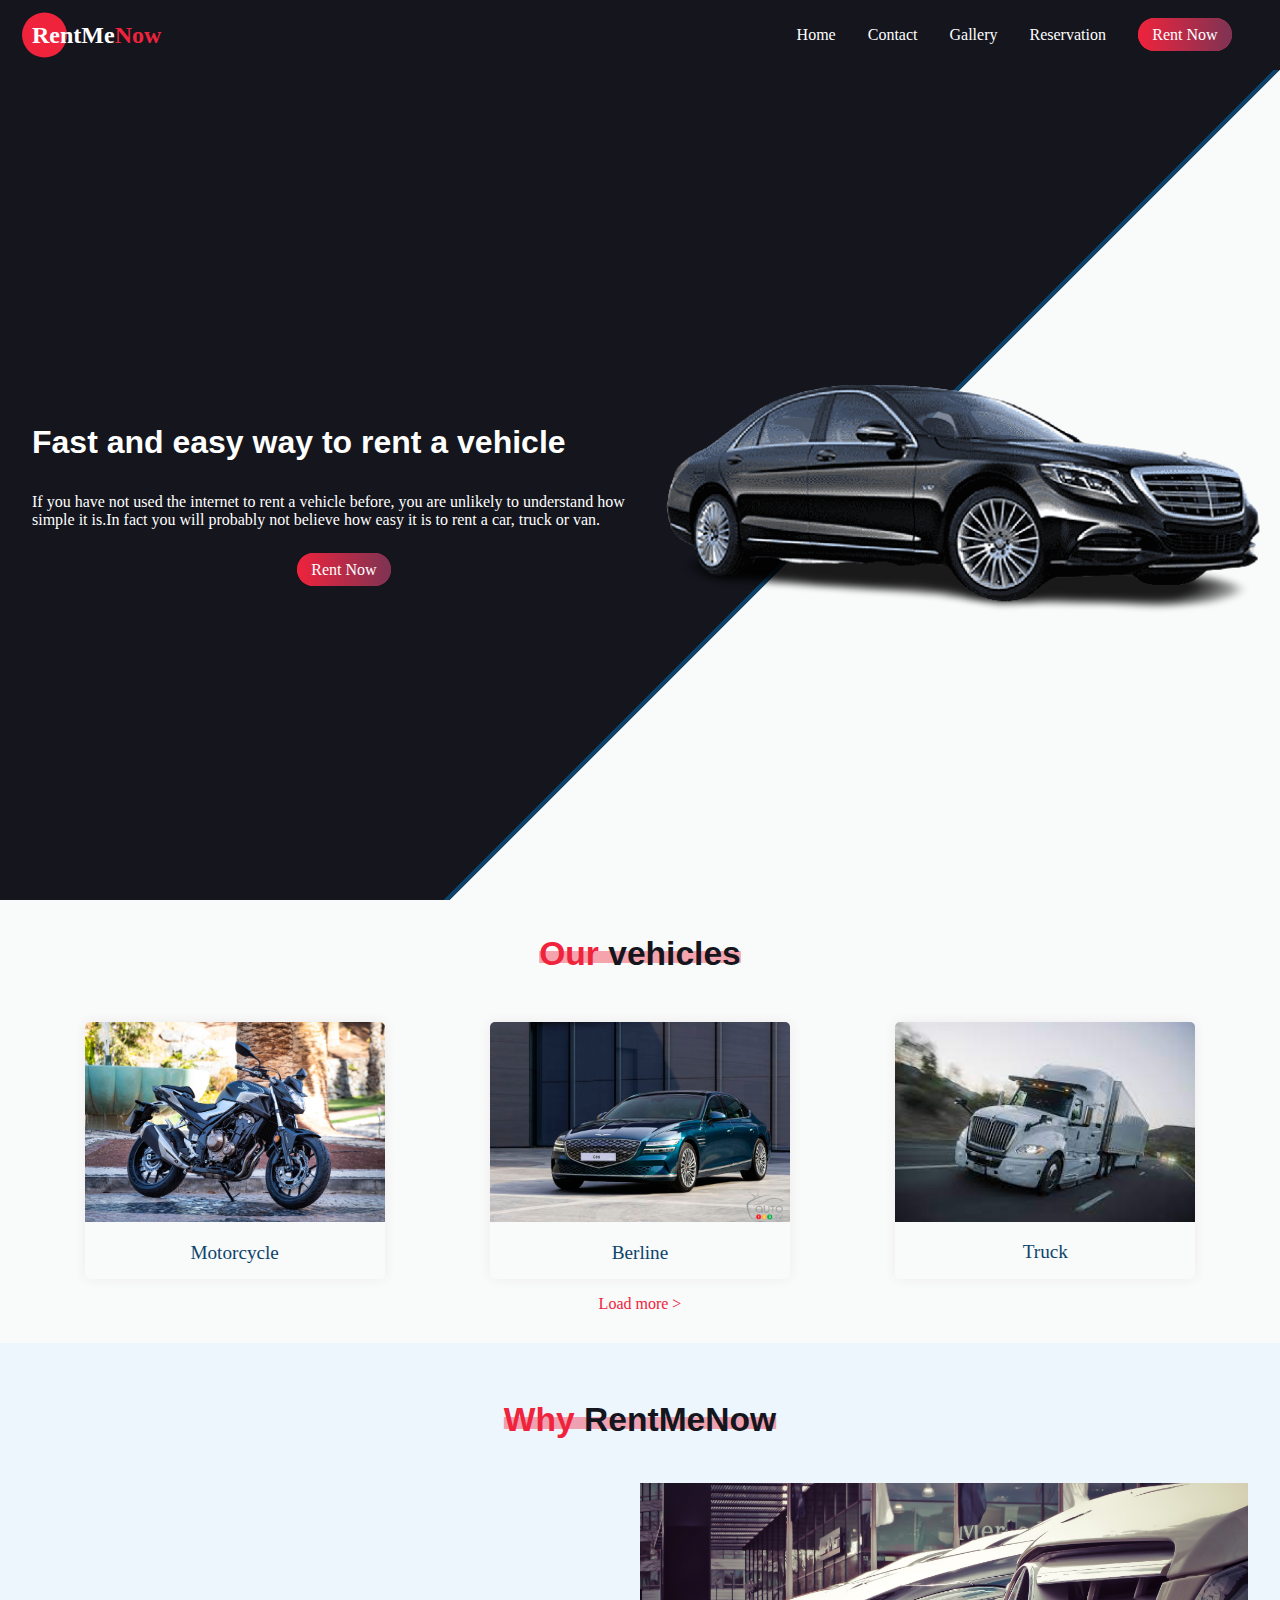
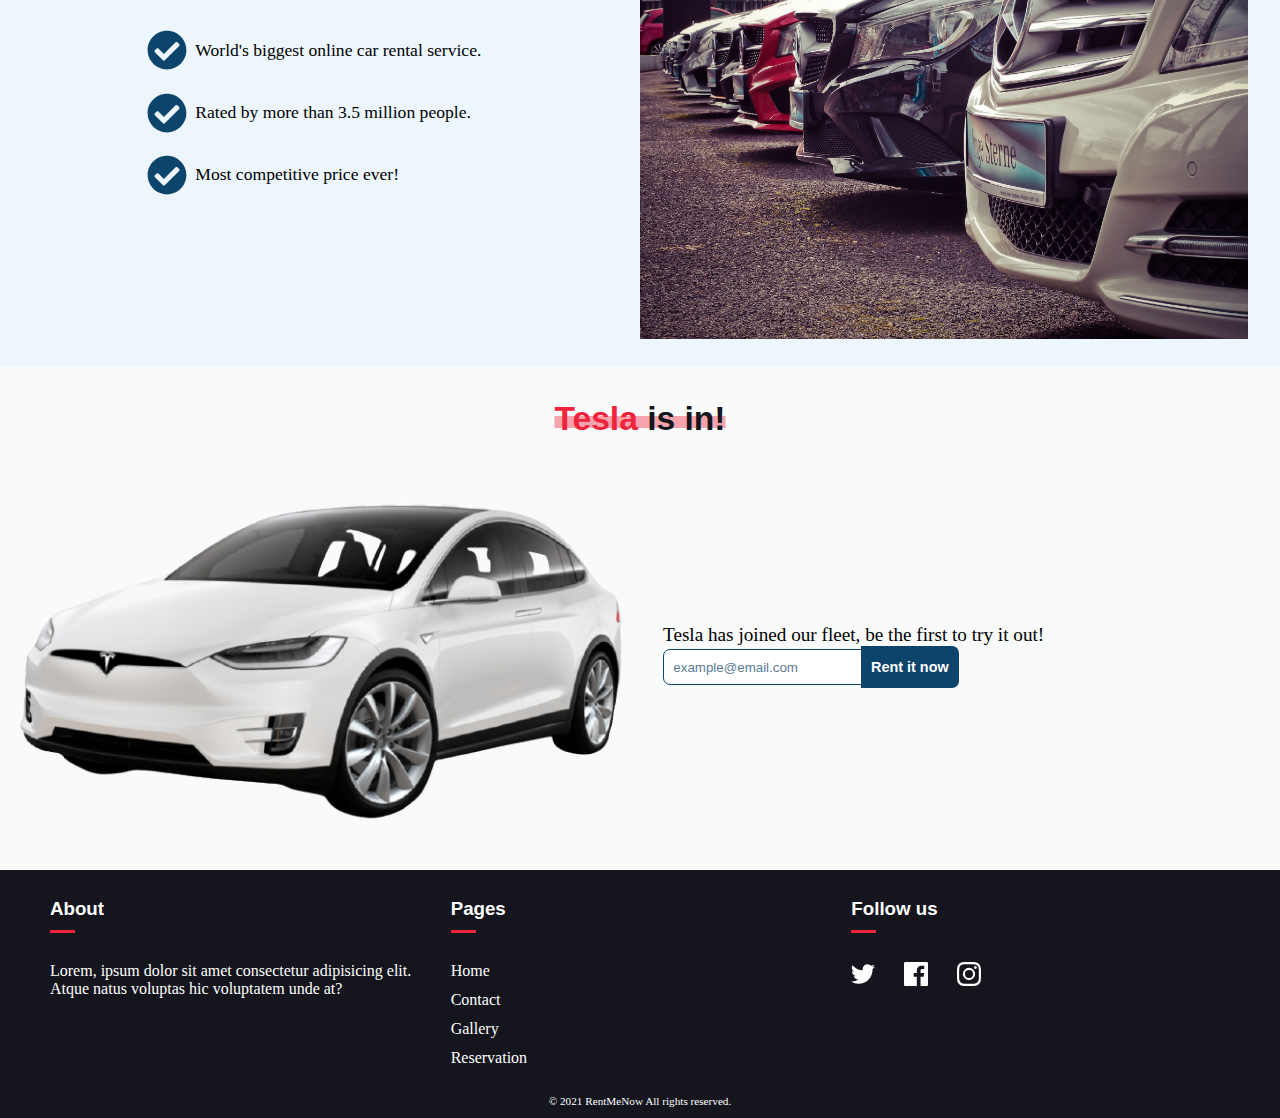
<file: index.html>
<!DOCTYPE html>
<html lang="en">
<head>
    <meta charset="UTF-8">
    <meta http-equiv="X-UA-Compatible" content="IE=edge">
    <meta name="viewport" content="width=device-width, initial-scale=1.0">
    <link rel="icon" type="image/x-icon" href="./assets/icons/favicon.ico">
    <title>RentMeNow | Home</title>
    <link rel="stylesheet" href="main.css">
</head>
<body>
    <div class="container">
        <header>
            <div class="header--top">
                <div class="logo">RentMe<span class="now">Now</span></div>
                <nav class="header--nav">
                    <ul>
                        <li><a href="./index.html">Home</a></li>
                        <li><a href="./contact.html">Contact</a></li>
                        <li><a href="./gallery.html#gallery">Gallery</a></li>
                        <li><a href="./reservation.html">Reservation</a></li>
                        <li><a href="#" class="btn rent-now">Rent Now</a></li>
                    </ul>
                </nav> 
                <button class="btn-hamburger">
                    <div class="inner"></div>
                </button>
            </div>
            <div class="header--hero">     
                <div class="hero--text">
                    <h1>Fast and easy way to rent a vehicle</h1>
                    <p>
                        If you have not used the internet to rent a vehicle before, you are unlikely to understand how simple it is.In fact you will probably not believe how easy it is to rent a car, truck or van.
                    </p>
                    <a href="#" class="btn rent-now">Rent Now</a>
                </div>
                <div class="hero--img">
                    <img src="./assets/img/berline.png" alt="berline car">
                </div>
            </div>
        </header>
        <main class="main">
            <!-- section: our vehicls -->
            <section class="our-vehicles">
                <h2 class="section-title"><span>Our</span> vehicles</h2>
                <ul class="vehicles">
                    <li class="vehicle">
                        <img src="./assets/img/moto.jpg" alt="motocycle" class="vehicle-image">
                        <p class="vehicle-name">Motorcycle</p>
                        <a href="#" class="btn rent-now">Rent Now</a>
                    </li>
                    <li class="vehicle">
                        <img src="./assets/img/berline-fave.jpg" alt="berline" class="vehicle-image">
                        <p class="vehicle-name">Berline</p>
                        <a href="#" class="btn rent-now">Rent Now</a>
                    </li>
                    <li class="vehicle">
                        <img src="./assets/img/grand-truck.jfif" alt="truck" class="vehicle-image">
                        <p class="vehicle-name">Truck</p>
                        <a href="#" class="btn rent-now">Rent Now</a>
                    </li>
                </ul>
                <a href="#" class="load-more">Load more ></a>
            </section>
            <!-- section: why us -->
            <section class="why-us">
                <h2 class="section-title"><span>Why</span> RentMeNow</h2>
                <div class="why-us-row">
                    <ul class="why-us-list">
                        <li>    
                            <img src="./assets/img/check-circle-solid.svg" aria-hidden="true"  >
                            <span>World's biggest online car rental service.</span>
                        </li>
                        <li>    
                            <img src="./assets/img/check-circle-solid.svg" aria-hidden="true"  >
                            <span>Rated by more than 3.5 million people.</span>
                        </li>
                        <li>    
                            <img src="./assets/img/check-circle-solid.svg" aria-hidden="true"  >
                            <span>Most competitive price ever!</span>
                        </li>
                    </ul>
                    <div class="why-us-img">
                        <img src="./assets/img/group-of-cars.jpg" alt="group of cars">
                    </div>
                </div>
            </section>
            <!-- section: tesla is in -->
            <section class="tesla-is-in">
                <h2 class="section-title"><span>Tesla</span> is in!</h2>
                <div class="tesla-row">
                    <div class="tesla-image">
                        <img src="./assets/img/tesla-nobg.png" alt="tesla car">
                    </div>
                    <div class="tesla-cta">
                        <p>Tesla has joined our fleet, be the first to try it out!</p>
                        <form class="tesla-form">
                            <input type="email" placeholder="example@email.com">
                            <button type="submit">
                                Rent it now
                            </button>
                        </form>
                    </div>
                </div>
            </section>
        </main>
        <!-- footer -->
        <footer class="footer">
            <ul class="footer-list">
                <li>
                    <h3>About</h3>
                    <p>Lorem, ipsum dolor sit amet consectetur adipisicing elit. Atque natus voluptas hic voluptatem unde at?</p>
                </li>
                <li>
                    <h3>Pages</h3>
                    <ul class="pages-list">
                        <li><a href="#">Home</a></li>
                        <li><a href="#">Contact</a></li>
                        <li><a href="#">Gallery</a></li>
                        <li><a href="#">Reservation</a></li>
                    </ul>
                </li>
                <li>
                    <h3>Follow us</h3>
                    <ul class="media-list">
                        <li><a href="#"><img src="./assets/icons/icon-twitter.svg" aria-hidden="true"></a></li>
                        <li><a href="#"><img src="./assets/icons/icon-facebook.svg" aria-hidden="true"></a></li>
                        <li><a href="#"><img src="./assets/icons/icon-instagram.svg" aria-hidden="true"></a></li>
                    </ul>
                </li>
            </ul>
            <p class="copy">&copy; 2021 RentMeNow All rights reserved.</p>
        </footer>
    </div>
    <script src="./main.js"></script>
</body>
</html>
</file>
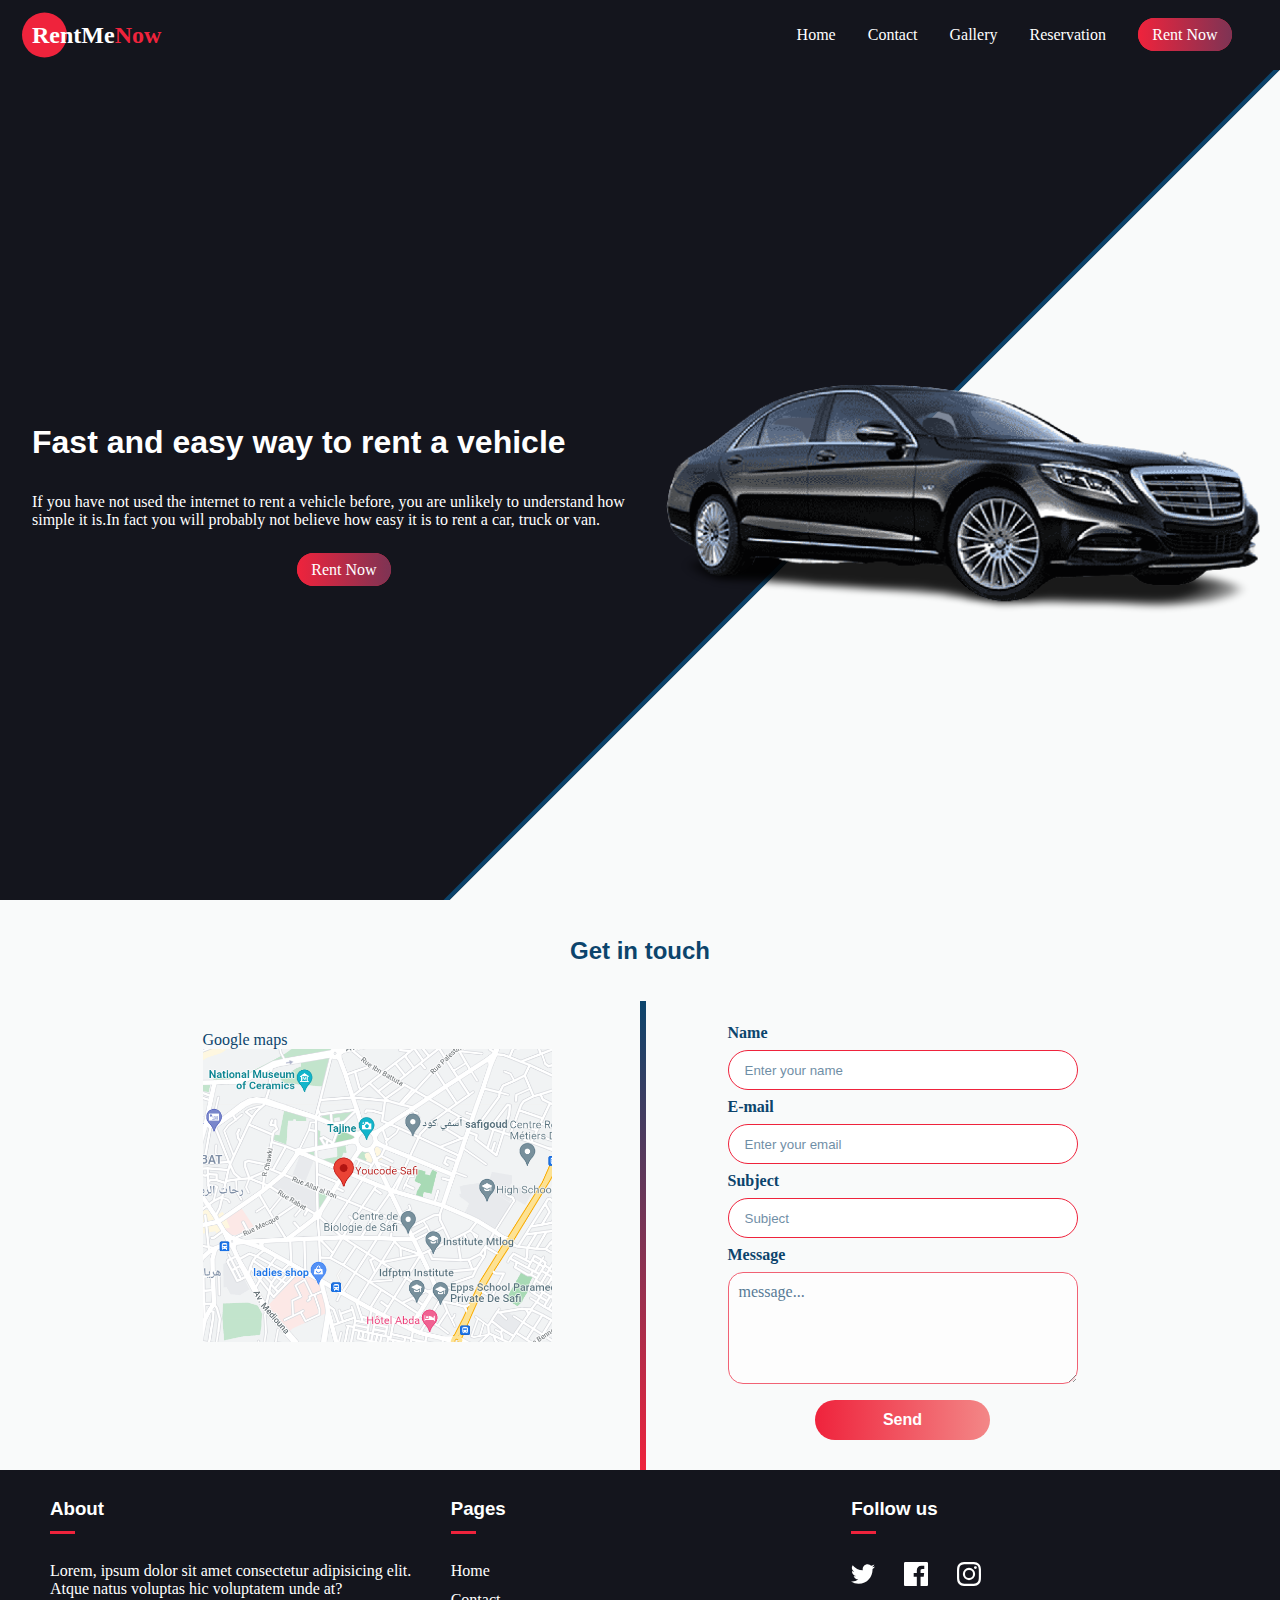
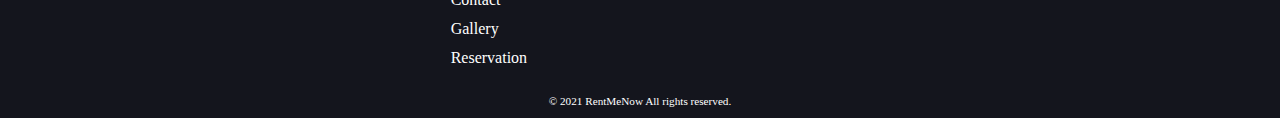
<file: contact.html>
<!DOCTYPE html>
<html lang="en">
<head>
    <meta charset="UTF-8">
    <meta http-equiv="X-UA-Compatible" content="IE=edge">
    <meta name="viewport" content="width=device-width, initial-scale=1.0">
    <link rel="icon" type="image/x-icon" href="./assets/icons/favicon.ico">
    <title>RentMeNow | Contact Us</title>
    <link rel="stylesheet" href="main.css">
</head>
<body>
    <div class="container">
        <header>
            <div class="header--top">
                <div class="logo">RentMe<span class="now">Now</span></div>
                <nav class="header--nav">
                    <ul>
                        <li><a href="./index.html">Home</a></li>
                        <li><a href="./contact.html">Contact</a></li>
                        <li><a href="./gallery.html#gallery">Gallery</a></li>
                        <li><a href="./reservation.html">Reservation</a></li>
                        <li><a href="#" class="btn rent-now">Rent Now</a></li>
                    </ul>
                </nav> 
                <button class="btn-hamburger">
                    <div class="inner"></div>
                </button>
            </div>
            <div class="header--hero">     
                <div class="hero--text">
                    <h1>Fast and easy way to rent a vehicle</h1>
                    <p>
                        If you have not used the internet to rent a vehicle before, you are unlikely to understand how simple it is.In fact you will probably not believe how easy it is to rent a car, truck or van.
                    </p>
                    <a href="#" class="btn rent-now">Rent Now</a>
                </div>
                <div class="hero--img">
                    <img src="./assets/img/berline.png" alt="berline car">
                </div>
            </div>
        </header>
        <main class="main">
           <div class="contact-container">
               <h2>Get in touch</h2>
               <div class="contact-row">
                    <form class="contact-form">
                        <div class="input-group">
                            <label for="name">Name</label>
                            <input required id="name" type="text" placeholder="Enter your name">
                        </div>
                        <div class="input-group">
                            <label for="email">E-mail</label>
                            <input required id="email" type="email" placeholder="Enter your email">
                        </div>
                        <div class="input-group">
                            <label for="subject">Subject</label>
                            <input required id="subject" type="text" placeholder="Subject">
                        </div>
                        <div class="input-group">
                            <label for="msg">Message</label>
                            <textarea id="msg" cols="30" rows="5">message...
                            </textarea>
                        </div>
                        <div class="input-group">
                            <button class="btn-submit" type="submit">Send</button>
                        </div>
                    </form>
                <div class="map">
                    <p style="color:#0c446c;">Google maps</p>
                    <img src="./assets/img/map.png" alt="map google maps">
                </div>
               </div>
           </div>
        </main>
        <!-- footer -->
        <footer class="footer">
            <ul class="footer-list">
                <li>
                    <h3>About</h3>
                    <p>Lorem, ipsum dolor sit amet consectetur adipisicing elit. Atque natus voluptas hic voluptatem unde at?</p>
                </li>
                <li>
                    <h3>Pages</h3>
                    <ul class="pages-list">
                        <li><a href="./index.html">Home</a></li>
                        <li><a href="./contact.html">Contact</a></li>
                        <li><a href="./gallery.html">Gallery</a></li>
                        <li><a href="./reservation.html">Reservation</a></li>
                    </ul>
                </li>
                <li>
                    <h3>Follow us</h3>
                    <ul class="media-list">
                        <li><a href="#"><img src="./assets/icons/icon-twitter.svg" aria-hidden="true"></a></li>
                        <li><a href="#"><img src="./assets/icons/icon-facebook.svg" aria-hidden="true"></a></li>
                        <li><a href="#"><img src="./assets/icons/icon-instagram.svg" aria-hidden="true"></a></li>
                    </ul>
                </li>
            </ul>
            <p class="copy">&copy; 2021 RentMeNow All rights reserved.</p>
        </footer>
    </div>
    <script src="./main.js"></script>
    <script>
        document.querySelector('.contact-form').addEventListener('submit',(e)=>{
            e.preventDefault();
            let name = document.getElementById("name").value;
            let email = document.getElementById("email").value;
            let subject = document.getElementById("subject").value;
            let msg = document.getElementById("msg").value;
            alert(`Processing...\nName: ${name}\nEmail: ${email}\nSubject: ${subject}\nMessage: ${msg}`);
        });
    </script>
</body>
</html>
</file>
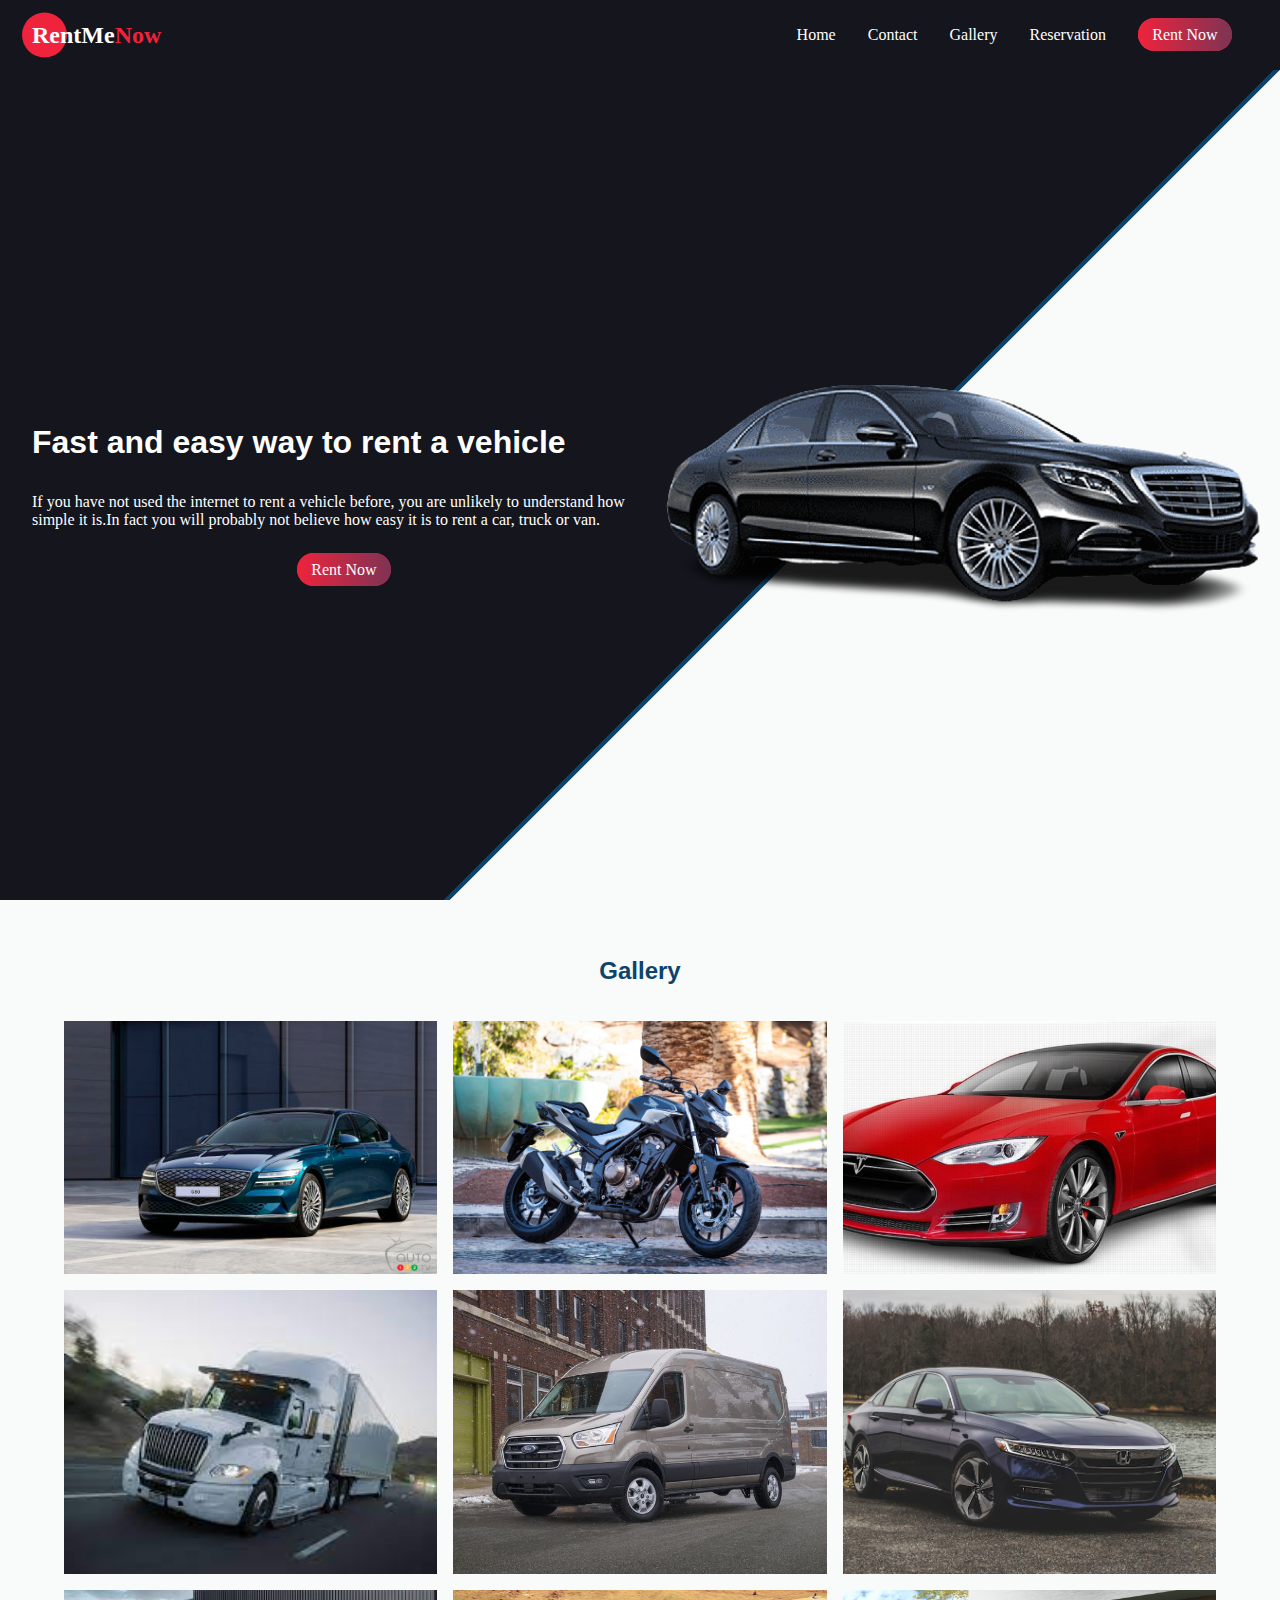
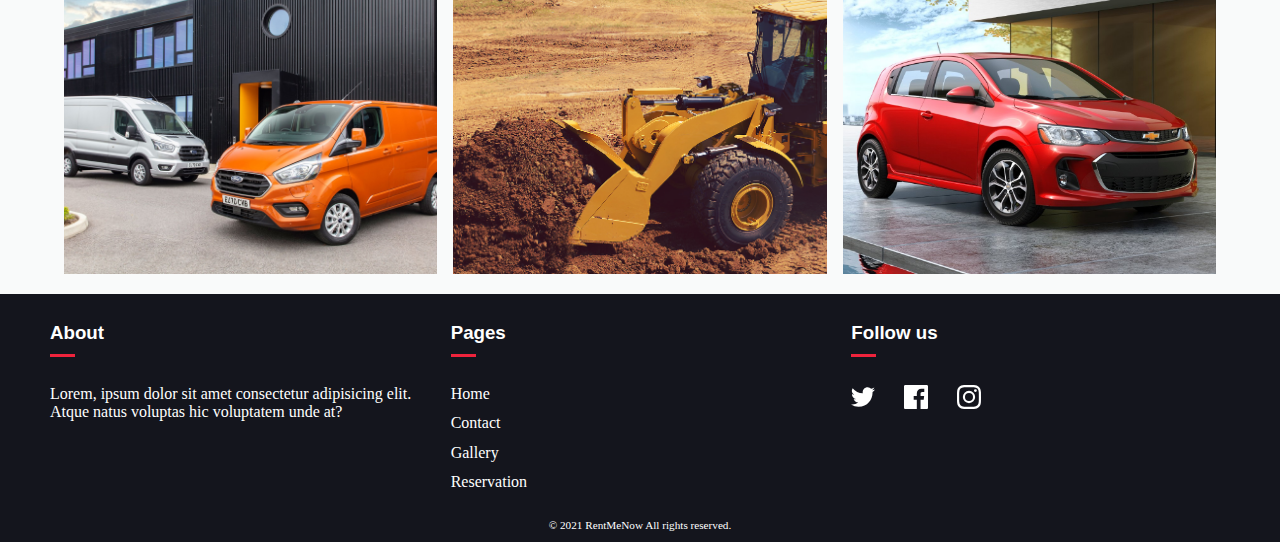
<file: gallery.html>
<!DOCTYPE html>
<html lang="en">
<head>
    <meta charset="UTF-8">
    <meta http-equiv="X-UA-Compatible" content="IE=edge">
    <meta name="viewport" content="width=device-width, initial-scale=1.0">
    <link rel="icon" type="image/x-icon" href="./assets/icons/favicon.ico">
    <title>RentMeNow | Gallery</title>
    <link rel="stylesheet" href="main.css">
</head>
<body>
    <div class="container">
        <header>
            <div class="header--top">
                <div class="logo">RentMe<span class="now">Now</span></div>
                <nav class="header--nav">
                    <ul>
                        <li><a href="./index.html">Home</a></li>
                        <li><a href="./contact.html">Contact</a></li>
                        <li><a href="./gallery.html">Gallery</a></li>
                        <li><a href="./reservation.html">Reservation</a></li>
                        <li><a href="#" class="btn rent-now">Rent Now</a></li>
                    </ul>
                </nav> 
                <button class="btn-hamburger">
                    <div class="inner"></div>
                </button>
            </div>
            <div class="header--hero">     
                <div class="hero--text">
                    <h1>Fast and easy way to rent a vehicle</h1>
                    <p>
                        If you have not used the internet to rent a vehicle before, you are unlikely to understand how simple it is.In fact you will probably not believe how easy it is to rent a car, truck or van.
                    </p>
                    <a href="#" class="btn rent-now">Rent Now</a>
                </div>
                <div class="hero--img">
                    <img src="./assets/img/berline.png" alt="berline car">
                </div>
            </div>
        </header>
        <main class="main">
            <div id="gallery" class="gallery-container">
                <h2>Gallery</h2>
                <div class="gallery">
                    <div class="gallery--item">
                        <div class="preview"><img src="./assets/icons/eye-preview.svg" alt="Eye preview"></div>
                        <img class="gallery--image" src="./assets/img-with-bg/berline-fave.jpg" alt="Berline car">
                    </div>
                    <div class="gallery--item">
                        <div class="preview"><img src="./assets/icons/eye-preview.svg" alt="Eye preview"></div>
                        <img class="gallery--image" src="./assets/img-with-bg/moto.jpg" alt="Motocycle">
                    </div>
                    <div class="gallery--item">
                        <div class="preview"><img src="./assets/icons/eye-preview.svg" alt="Eye preview"></div>
                        <img class="gallery--image" src="./assets/img-with-bg/tesla.jpg" alt="Tesla">
                    </div>
                    <div class="gallery--item">
                        <div class="preview"><img src="./assets/icons/eye-preview.svg" alt="Eye preview"></div>
                        <img class="gallery--image" src="./assets/img-with-bg/grand-truck.jfif" alt="Grand truck">
                    </div>
                    <div class="gallery--item">
                        <div class="preview"><img src="./assets/icons/eye-preview.svg" alt="Eye preview"></div>
                        <img class="gallery--image" src="./assets/img-with-bg/van.jpg" alt="Van">
                    </div>
                    <div class="gallery--item">
                        <div class="preview"><img src="./assets/icons/eye-preview.svg" alt="Eye preview"></div>
                        <img class="gallery--image" src="./assets/img-with-bg/berline honda.jpg" alt="Berline honda">
                    </div>
                    <div class="gallery--item">
                        <div class="preview"><img src="./assets/icons/eye-preview.svg" alt="Eye preview"></div>
                        <img class="gallery--image" src="./assets/img-with-bg/vans.jpg" alt="Vans">
                    </div>
                    <div class="gallery--item">
                        <div class="preview"><img src="./assets/icons/eye-preview.svg" alt="Eye preview"></div>
                        <img class="gallery--image" src="./assets/img-with-bg/construction-machine.jfif" alt="Construction machine">
                    </div>
                    <div class="gallery--item">
                        <div class="preview"><img src="./assets/icons/eye-preview.svg" alt="Eye preview"></div>
                        <img class="gallery--image" src="./assets/img-with-bg/compact.jpg" alt="Compact">
                    </div>
                </div>
                <div class="stage">
                    <div class="stage--image">
                        <img src="./assets/img-with-bg/berline-fave.jpg" alt="berline">
                    </div>
                    <div class="close--stage">
                        <img src="./assets/icons/close.svg" alt="close icon">
                    </div>
                </div>
            </div>
        </main>
        <!-- footer -->
        <footer class="footer">
            <ul class="footer-list">
                <li>
                    <h3>About</h3>
                    <p>Lorem, ipsum dolor sit amet consectetur adipisicing elit. Atque natus voluptas hic voluptatem unde at?</p>
                </li>
                <li>
                    <h3>Pages</h3>
                    <ul class="pages-list">
                        <li><a href="#">Home</a></li>
                        <li><a href="#">Contact</a></li>
                        <li><a href="#">Gallery</a></li>
                        <li><a href="#">Reservation</a></li>
                    </ul>
                </li>
                <li>
                    <h3>Follow us</h3>
                    <ul class="media-list">
                        <li><a href="#"><img src="./assets/icons/icon-twitter.svg" aria-hidden="true"></a></li>
                        <li><a href="#"><img src="./assets/icons/icon-facebook.svg" aria-hidden="true"></a></li>
                        <li><a href="#"><img src="./assets/icons/icon-instagram.svg" aria-hidden="true"></a></li>
                    </ul>
                </li>
            </ul>
            <p class="copy">&copy; 2021 RentMeNow All rights reserved.</p>
        </footer>
    </div>
    <script src="./main.js"></script>
    <script>
        const images = document.querySelectorAll('.gallery--image');
        const closeStageBtn = document.querySelector('.close--stage');
        const stage = document.querySelector('.stage');
        const stageImg = stage.querySelector('.stage--image img');

        images.forEach(image => {
            image.addEventListener('click',()=>{
                let src = image.getAttribute('src');
                let alt = image.getAttribute('alt');

                stageImg.setAttribute('src',src);
                stageImg.setAttribute('alt',alt);

                stage.classList.add('show--stage');
            });
        });

        closeStageBtn.addEventListener('click',()=>{stage.classList.remove('show--stage')});
    </script>
</body>
</html>
</file>
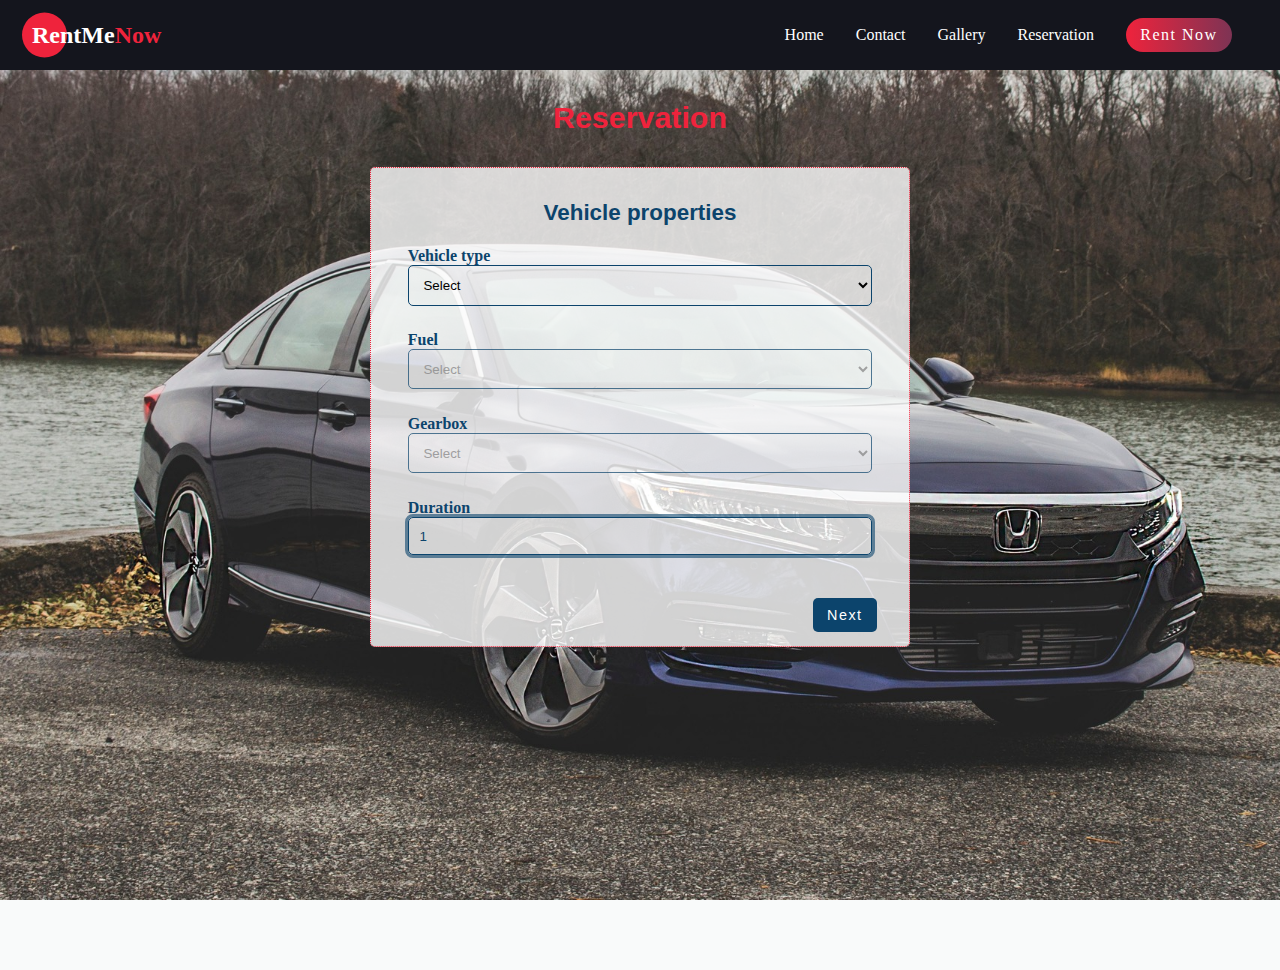
<file: reservation.html>
<!DOCTYPE html>
<html lang="en">
<head>
    <meta charset="UTF-8">
    <meta http-equiv="X-UA-Compatible" content="IE=edge">
    <meta name="viewport" content="width=device-width, initial-scale=1.0">
    <link rel="icon" type="image/x-icon" href="./assets/icons/favicon.ico">
    <title>RentMeNow | Reservation</title>
    <link rel="stylesheet" href="main.css">
    <link rel="stylesheet" href="reservation.css">
</head>
<body>
    <div class="container">
        <header>
            <div class="header--top">
                <div class="logo">RentMe<span class="now">Now</span></div>
                <nav class="header--nav">
                    <ul>
                        <li><a href="./index.html">Home</a></li>
                        <li><a href="./contact.html">Contact</a></li>
                        <li><a href="./gallery.html#gallery">Gallery</a></li>
                        <li><a href="./reservation.html">Reservation</a></li>
                        <li><a href="#" class="btn rent-now">Rent Now</a></li>
                    </ul>
                </nav> 
                <button class="btn-hamburger">
                    <div class="inner"></div>
                </button>
            </div>
        </header>
        <main style="margin-top: 70px;" class="main">
            <div class="reservation">
                <h2>Reservation</h2>
                <!-- form -->
                <form class="reservation--form">
                    <!-- form sildes -->
                    <div class="form--sildes">
                        <!-- silde 1 -->
                        <div class="silde current--silde">
                            <h3 style="text-align: center;">Vehicle properties</h3>
                            <div class="select--group type">
                                <label for="type">Vehicle type</label>
                                <!-- <select id="type">
                                    <option value="">Select</option>
                                </select> -->
                            </div>
                            <div class="select--group fuel">
                                <label for="fuel">Fuel</label>
                                <select disabled id="fuel">
                                    <option value="">Select</option>
                                </select>
                            </div>
                            <div class="select--group gearbox">
                                <label for="gearbox">Gearbox</label>
                                <select disabled id="gearbox">
                                    <option value="">Select</option>
                                </select>
                            </div>
                            <div class="input--group duration">
                                <label for="duration">Duration</label>
                                <input type="number" min="1" value="1" id="duration">
                            </div>
                        </div>
                        <!-- slide 2 -->
                        <div class="silde">
                            <h3 style="text-align: center;">Confirm your Identity</h3>
                            <div class="input--group">
                                <label for="fullname">Full name</label>
                                <input type="text" placeholder="Jhon Doe" id="fullname">
                            </div>
                            <div class="input--group">
                                <label for="email">Email</label>
                                <input type="email" placeholder="example@email.com" id="email">
                            </div>
                            <div class="input--group">
                                <label for="idcard">Identity card</label>
                                <input type="text" placeholder="ex123456" id="idcard">
                            </div>
                        </div>
                        <!-- slide 3 -->
                        <div class="silde">
                            <h3 style="text-align: center;">Almost there!</h3>
                            <div class="review">
                                <!-- Will be generated with JS -->
                            </div>
                            <button class="btn type="submit">Submit</button>
                        </div>
                    </div>
                    <!-- form controls -->
                    <div class="slide--control">
                        <button type="button" class="btn btn--next">Next</button>
                    </div>
                </form>
            </div>
        </main>
        <!-- footer -->
        <footer class="footer" style="display: none;">
            <ul class="footer-list">
                <li>
                    <h3>About</h3>
                    <p>Lorem, ipsum dolor sit amet consectetur adipisicing elit. Atque natus voluptas hic voluptatem unde at?</p>
                </li>
                <li>
                    <h3>Pages</h3>
                    <ul class="pages-list">
                        <li><a href="#">Home</a></li>
                        <li><a href="#">Contact</a></li>
                        <li><a href="#">Gallery</a></li>
                        <li><a href="#">Reservation</a></li>
                    </ul>
                </li>
                <li>
                    <h3>Follow us</h3>
                    <ul class="media-list">
                        <li><a href="#"><img src="./assets/icons/icon-twitter.svg" aria-hidden="true"></a></li>
                        <li><a href="#"><img src="./assets/icons/icon-facebook.svg" aria-hidden="true"></a></li>
                        <li><a href="#"><img src="./assets/icons/icon-instagram.svg" aria-hidden="true"></a></li>
                    </ul>
                </li>
            </ul>
            <p class="copy">&copy; 2021 RentMeNow All rights reserved.</p>
        </footer>
    </div>
    <script src="./main.js"></script>
    <script type="module" src="./reservation.js"></script>
</body>
</html>
</file>
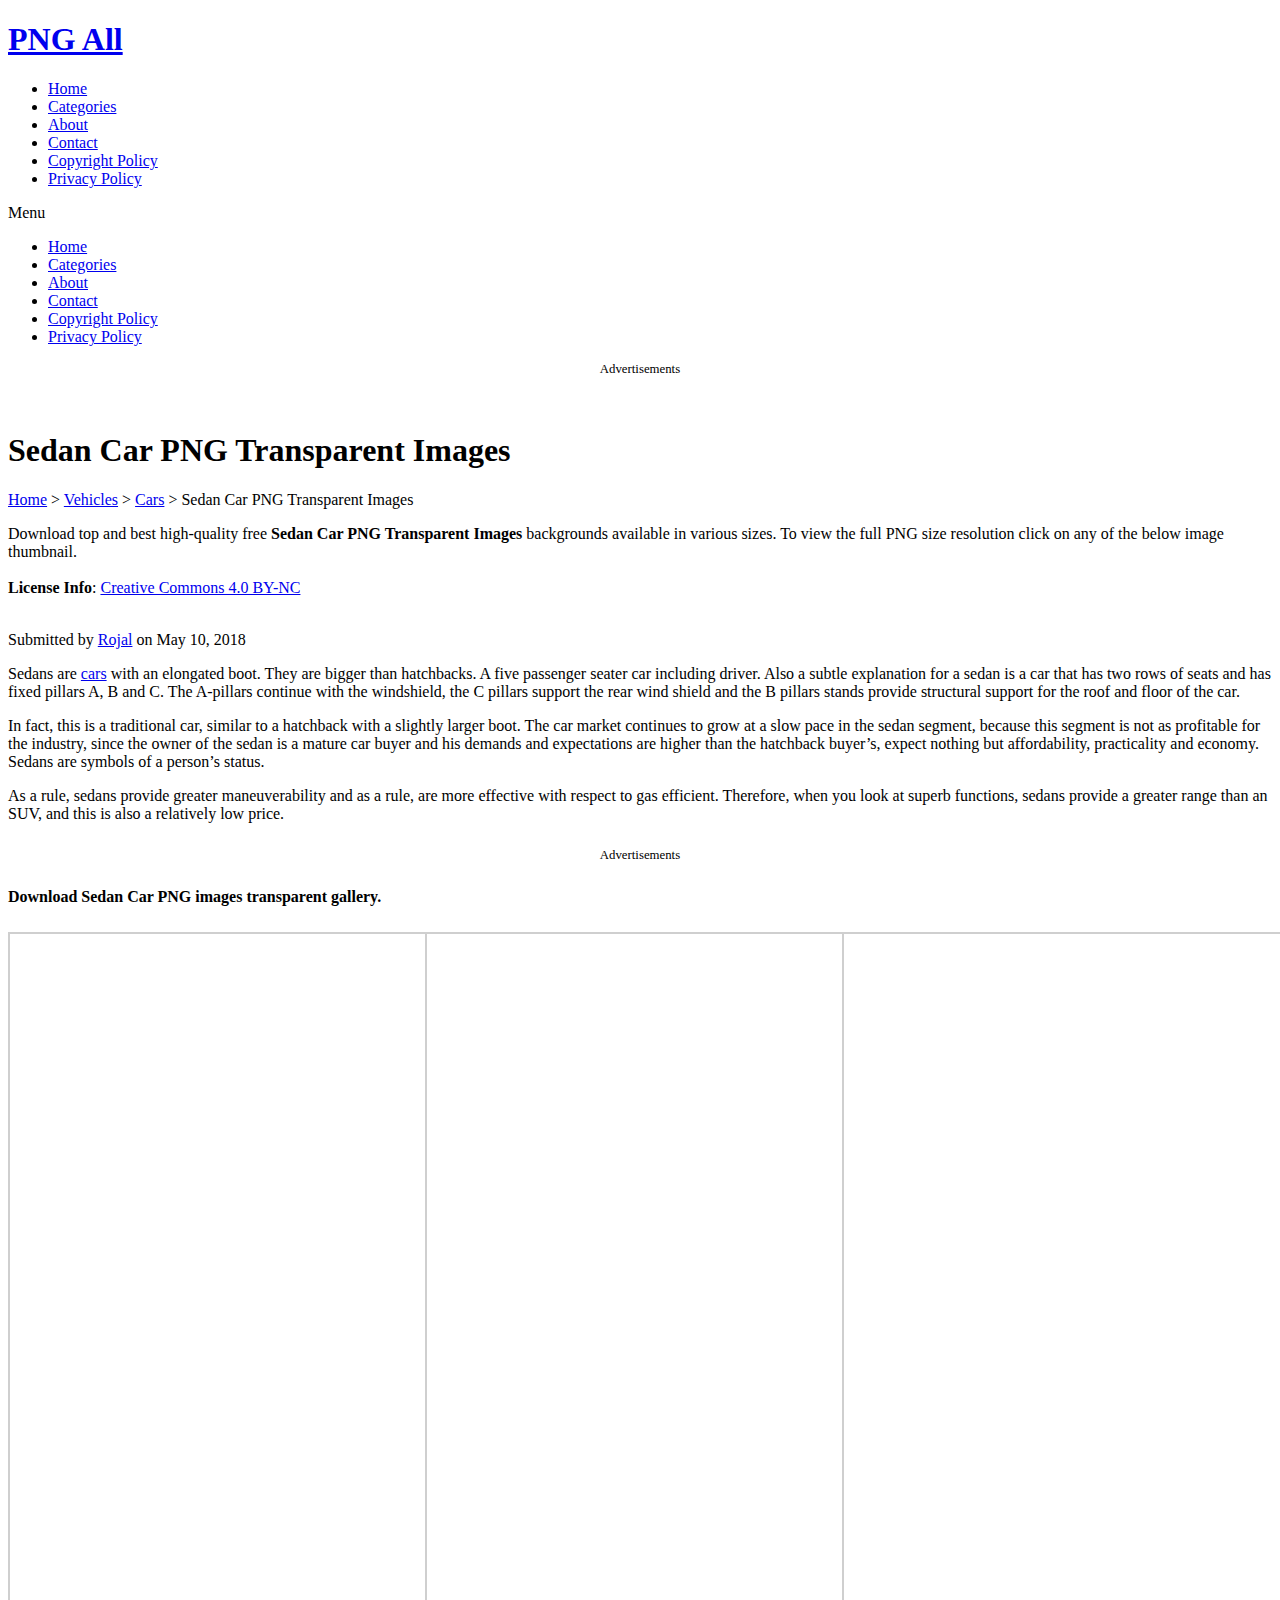
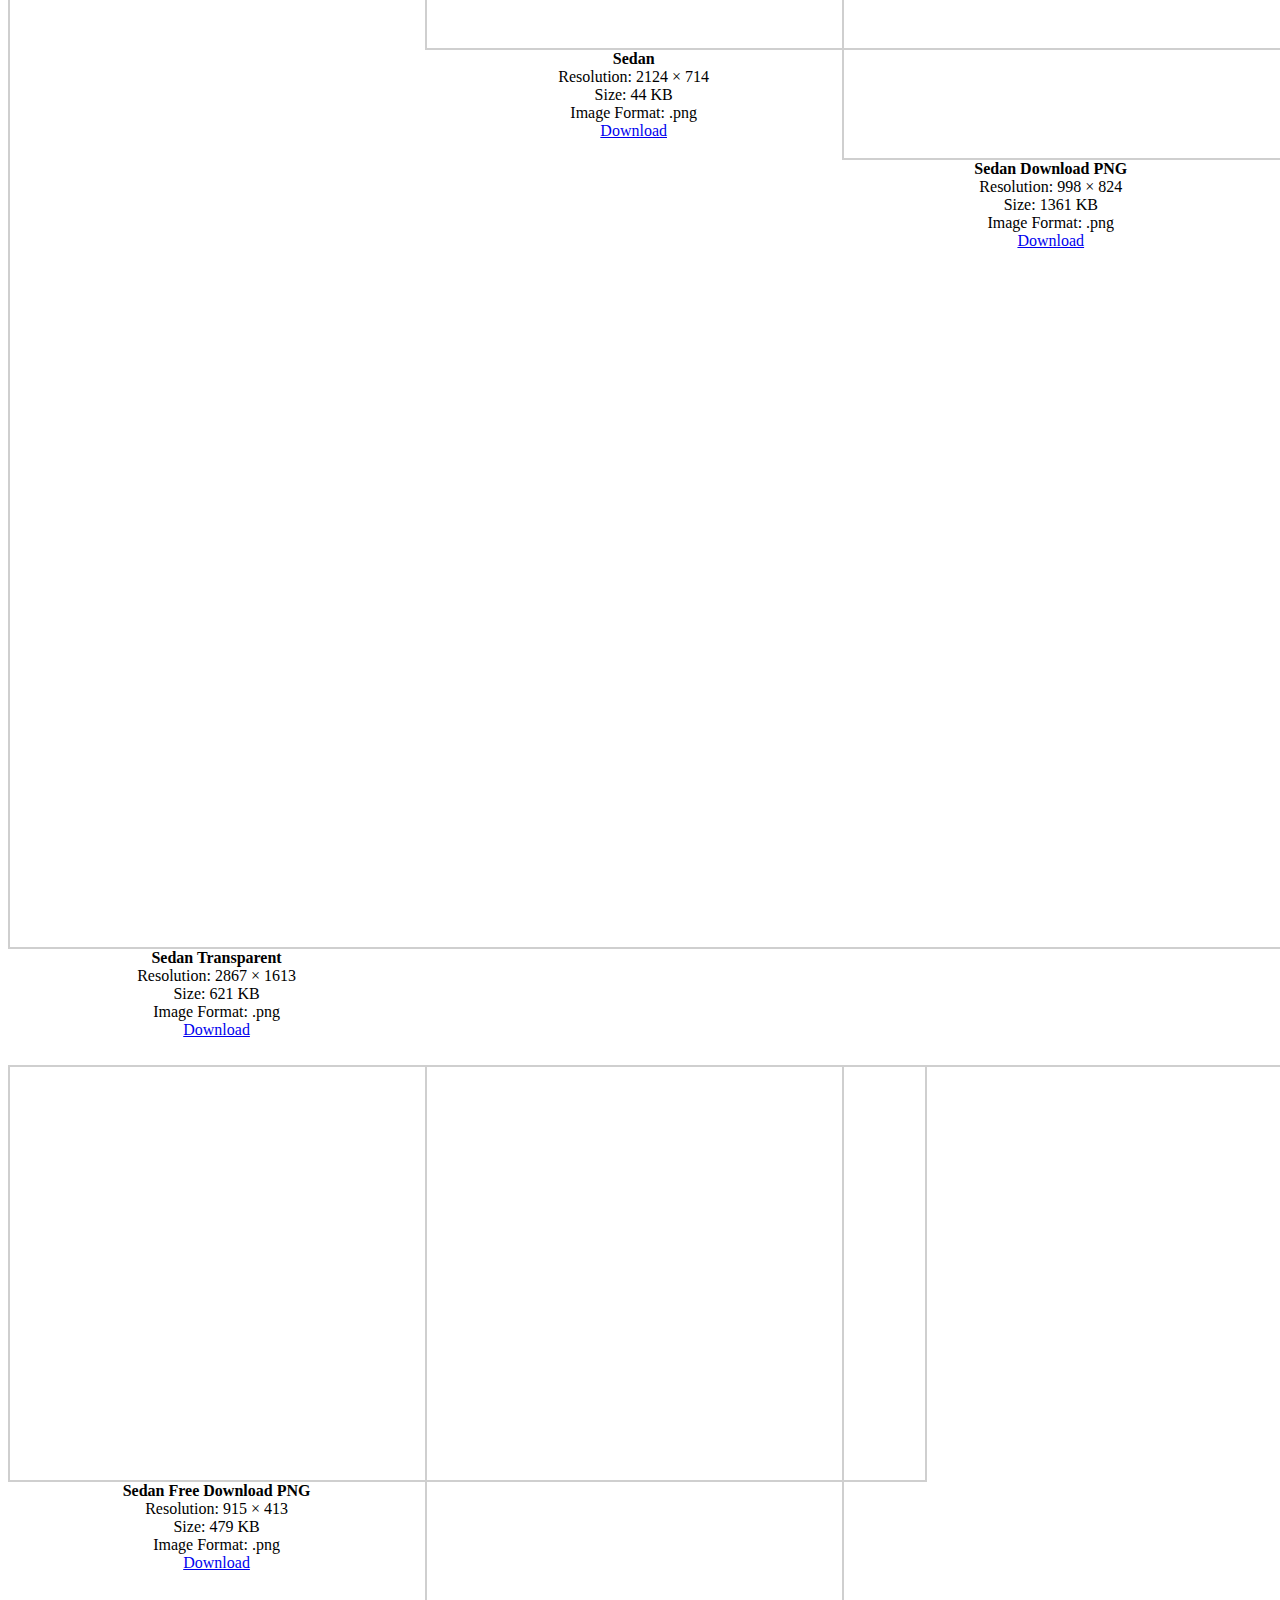
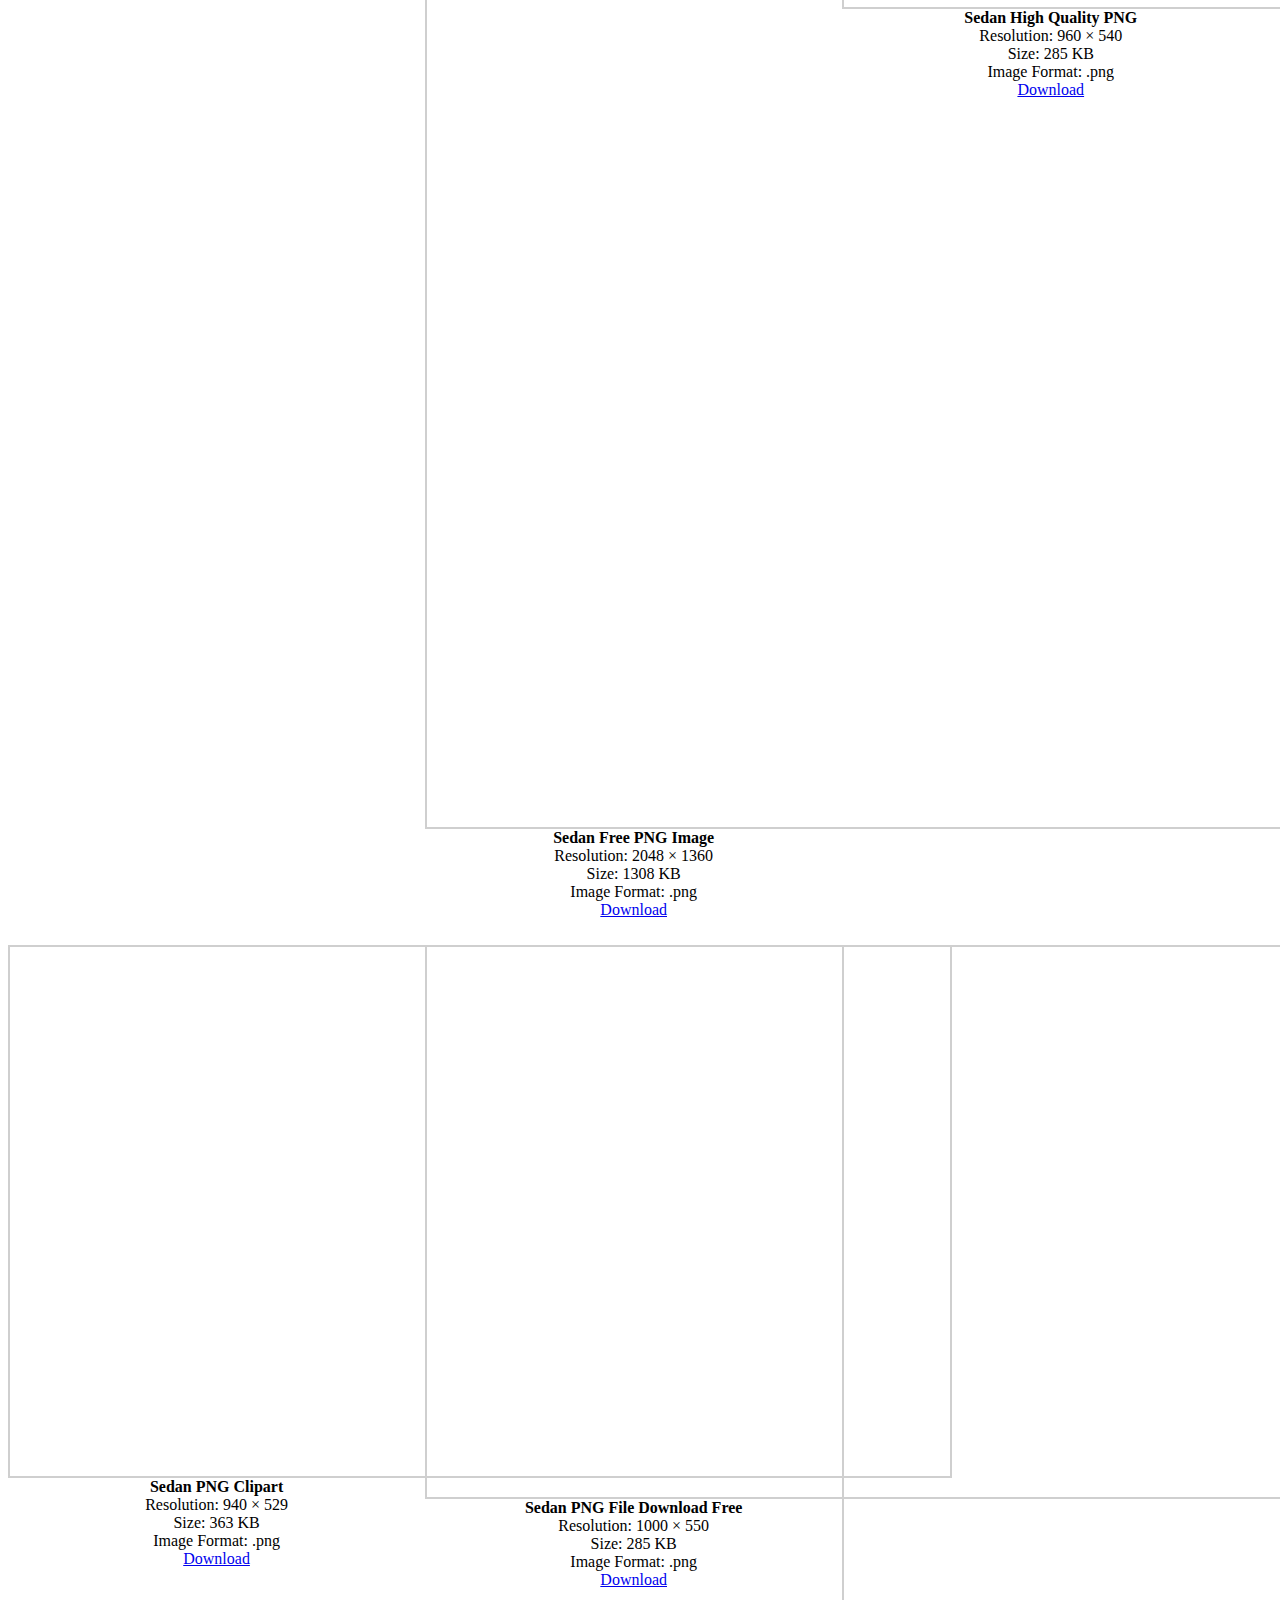
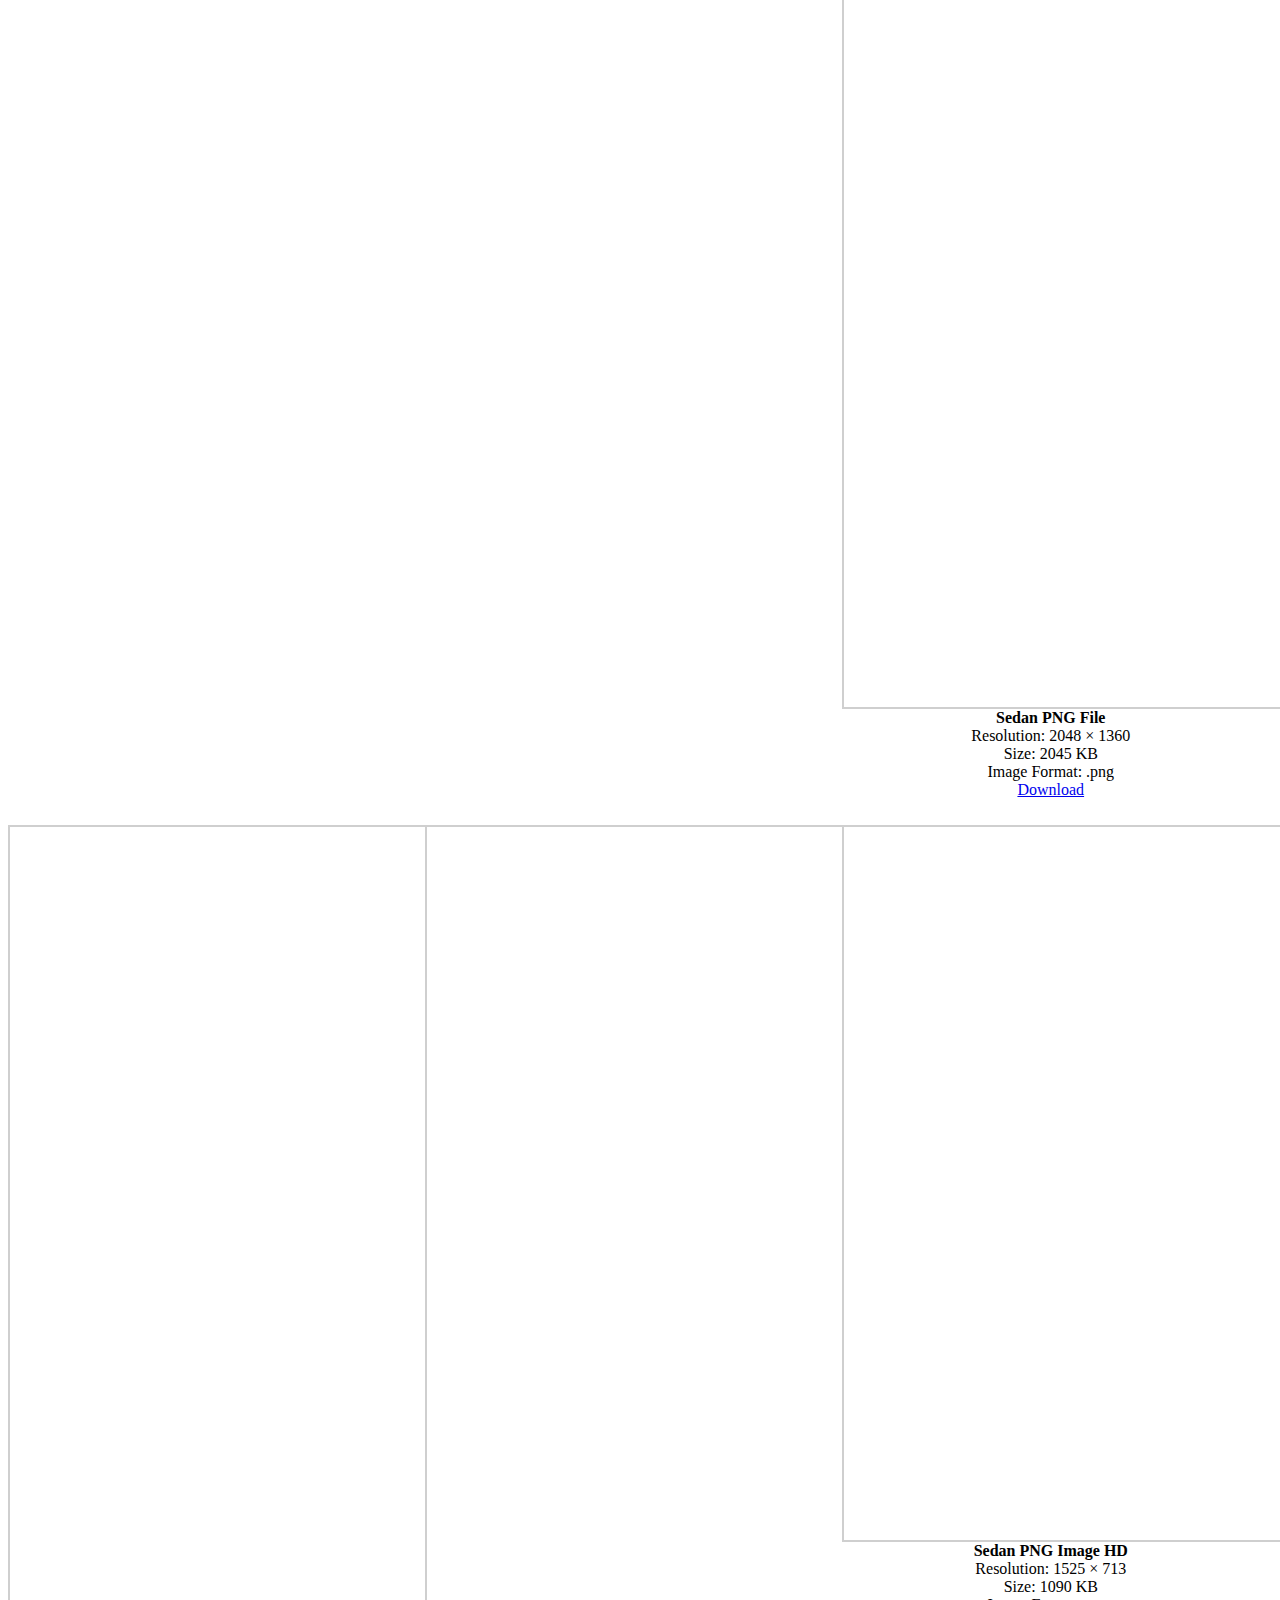
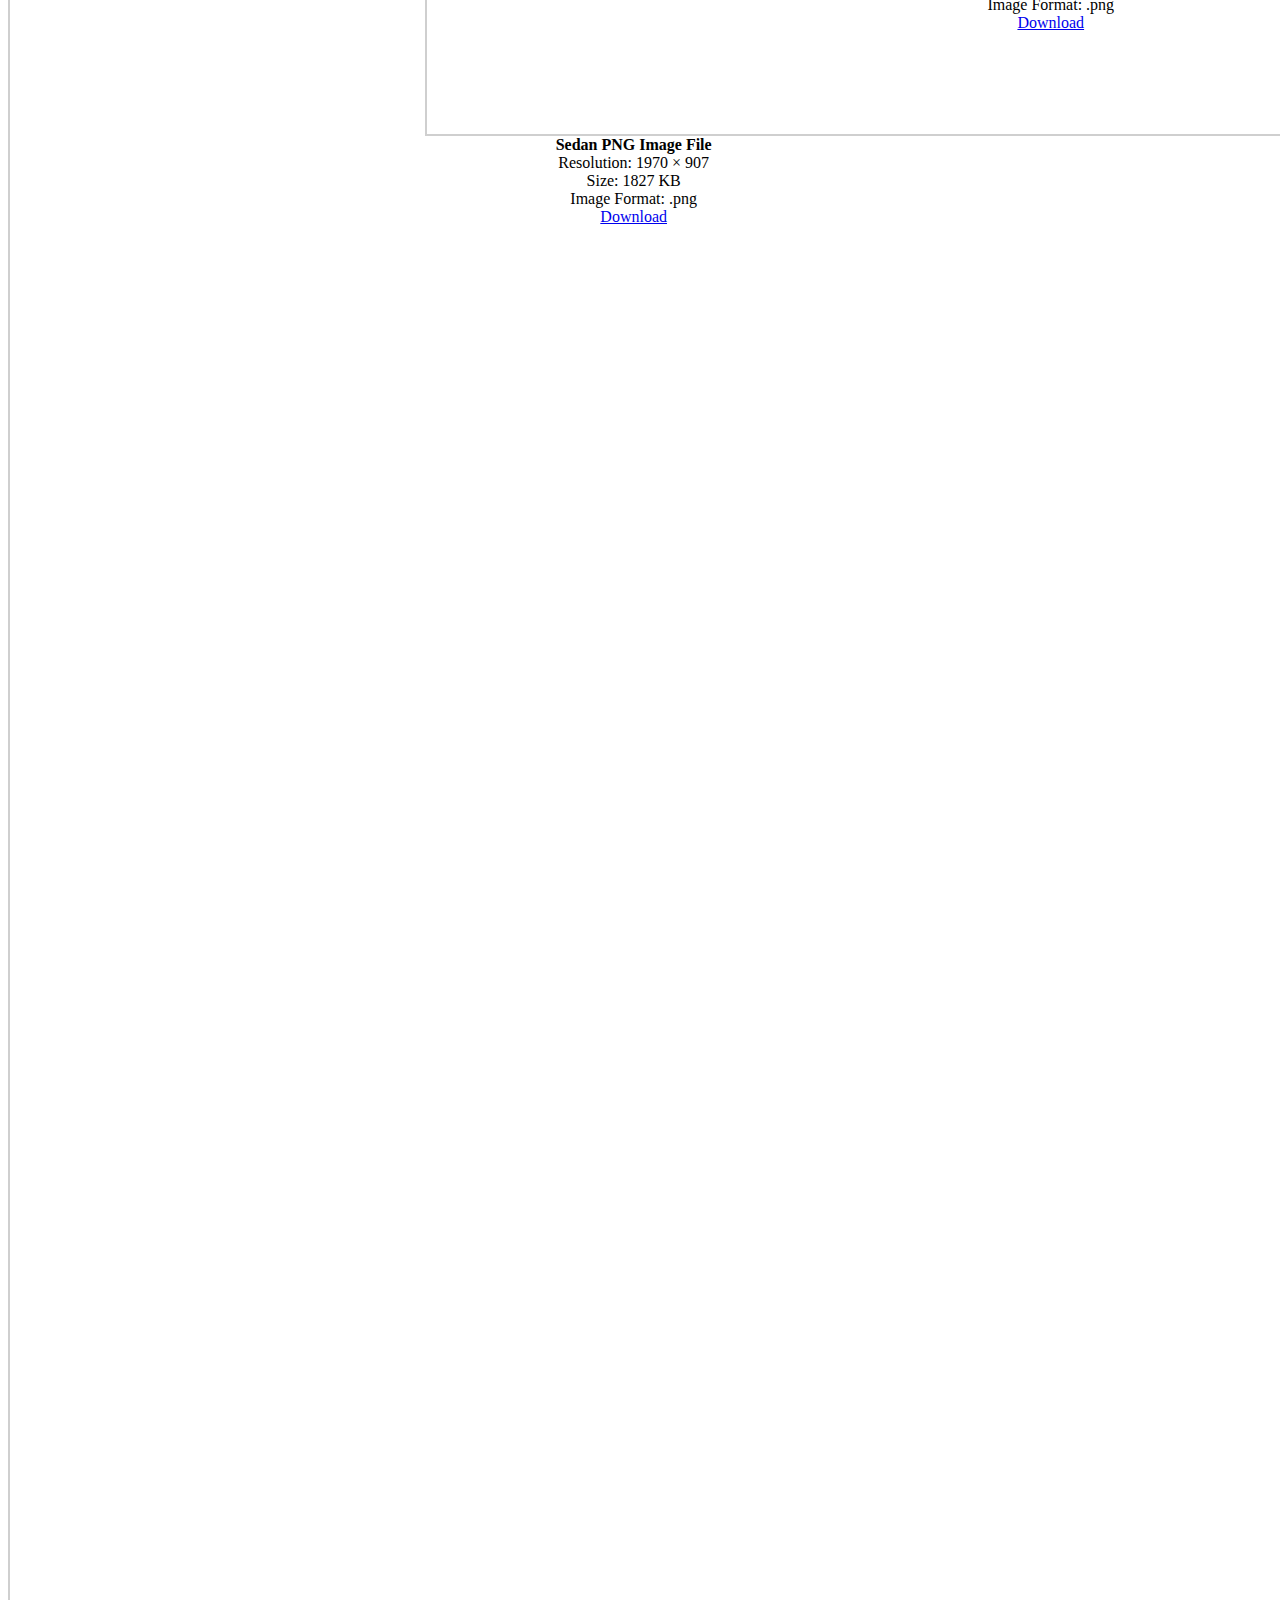
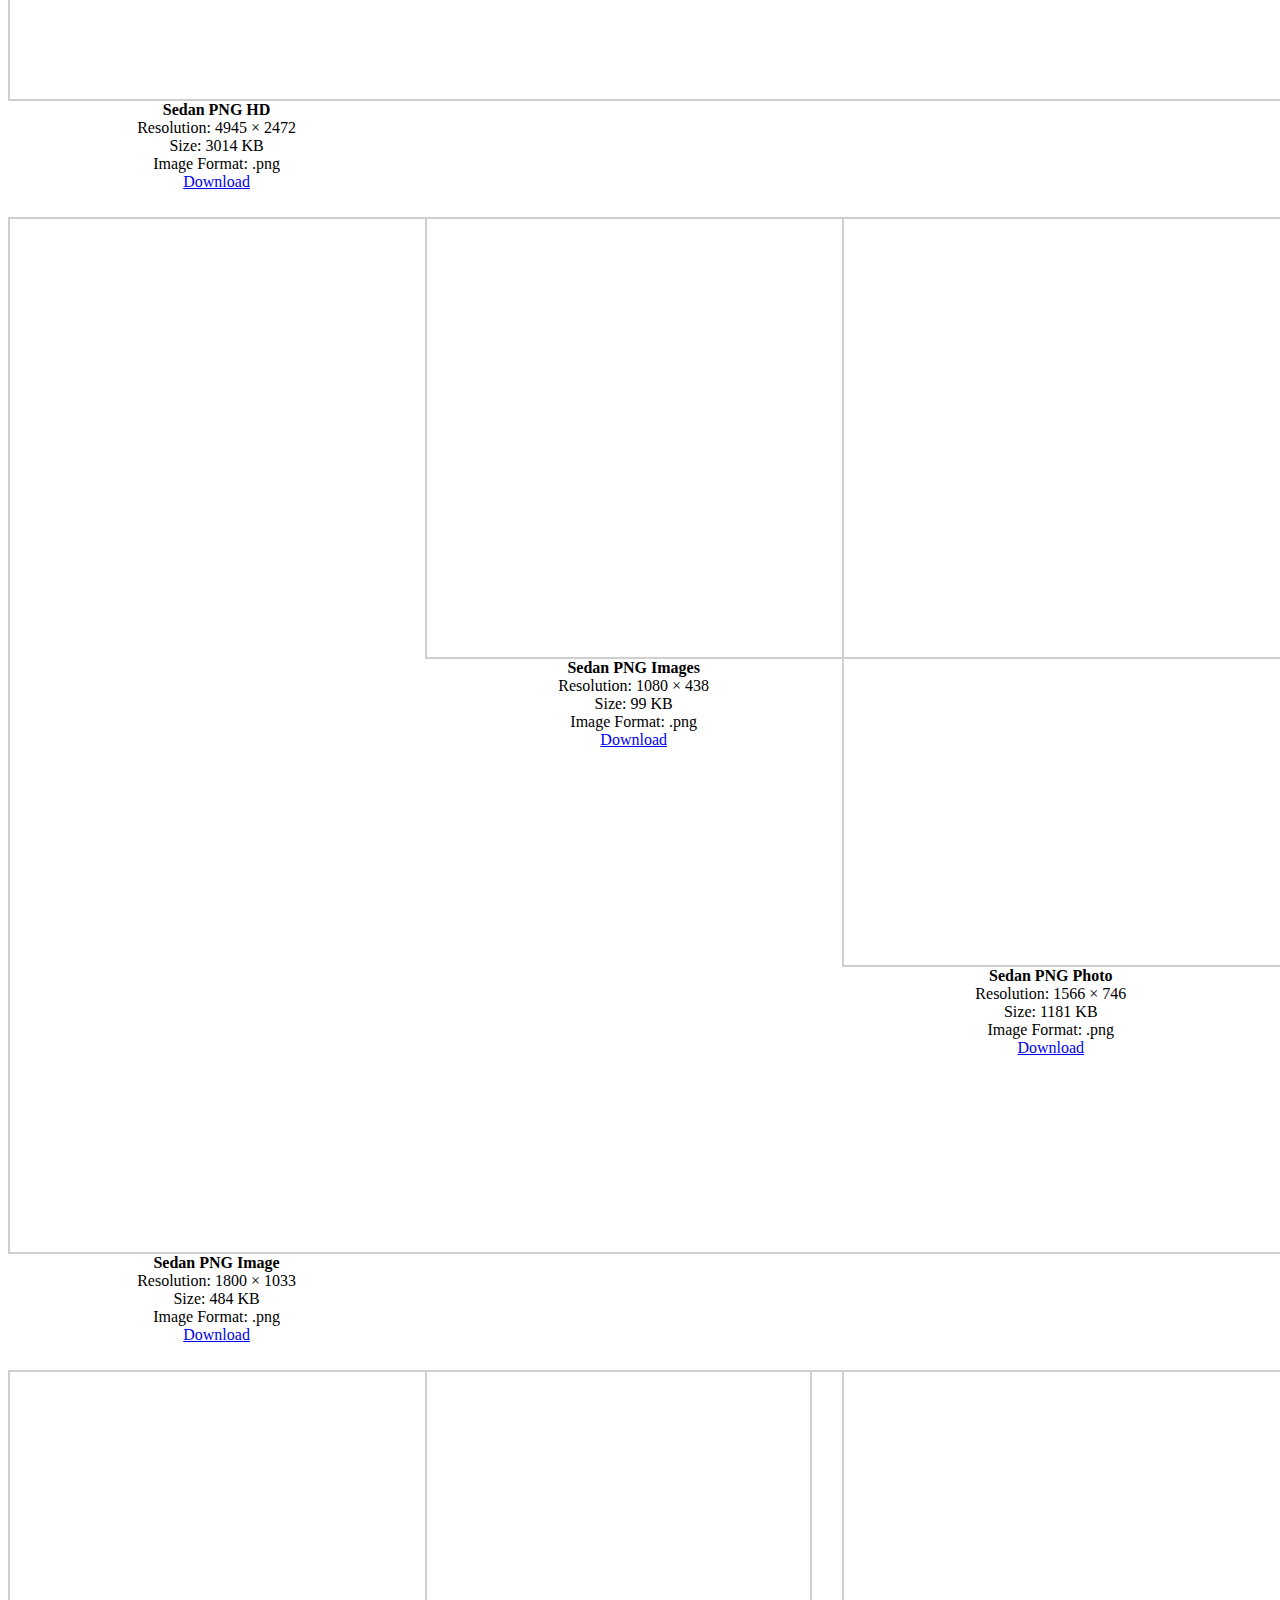
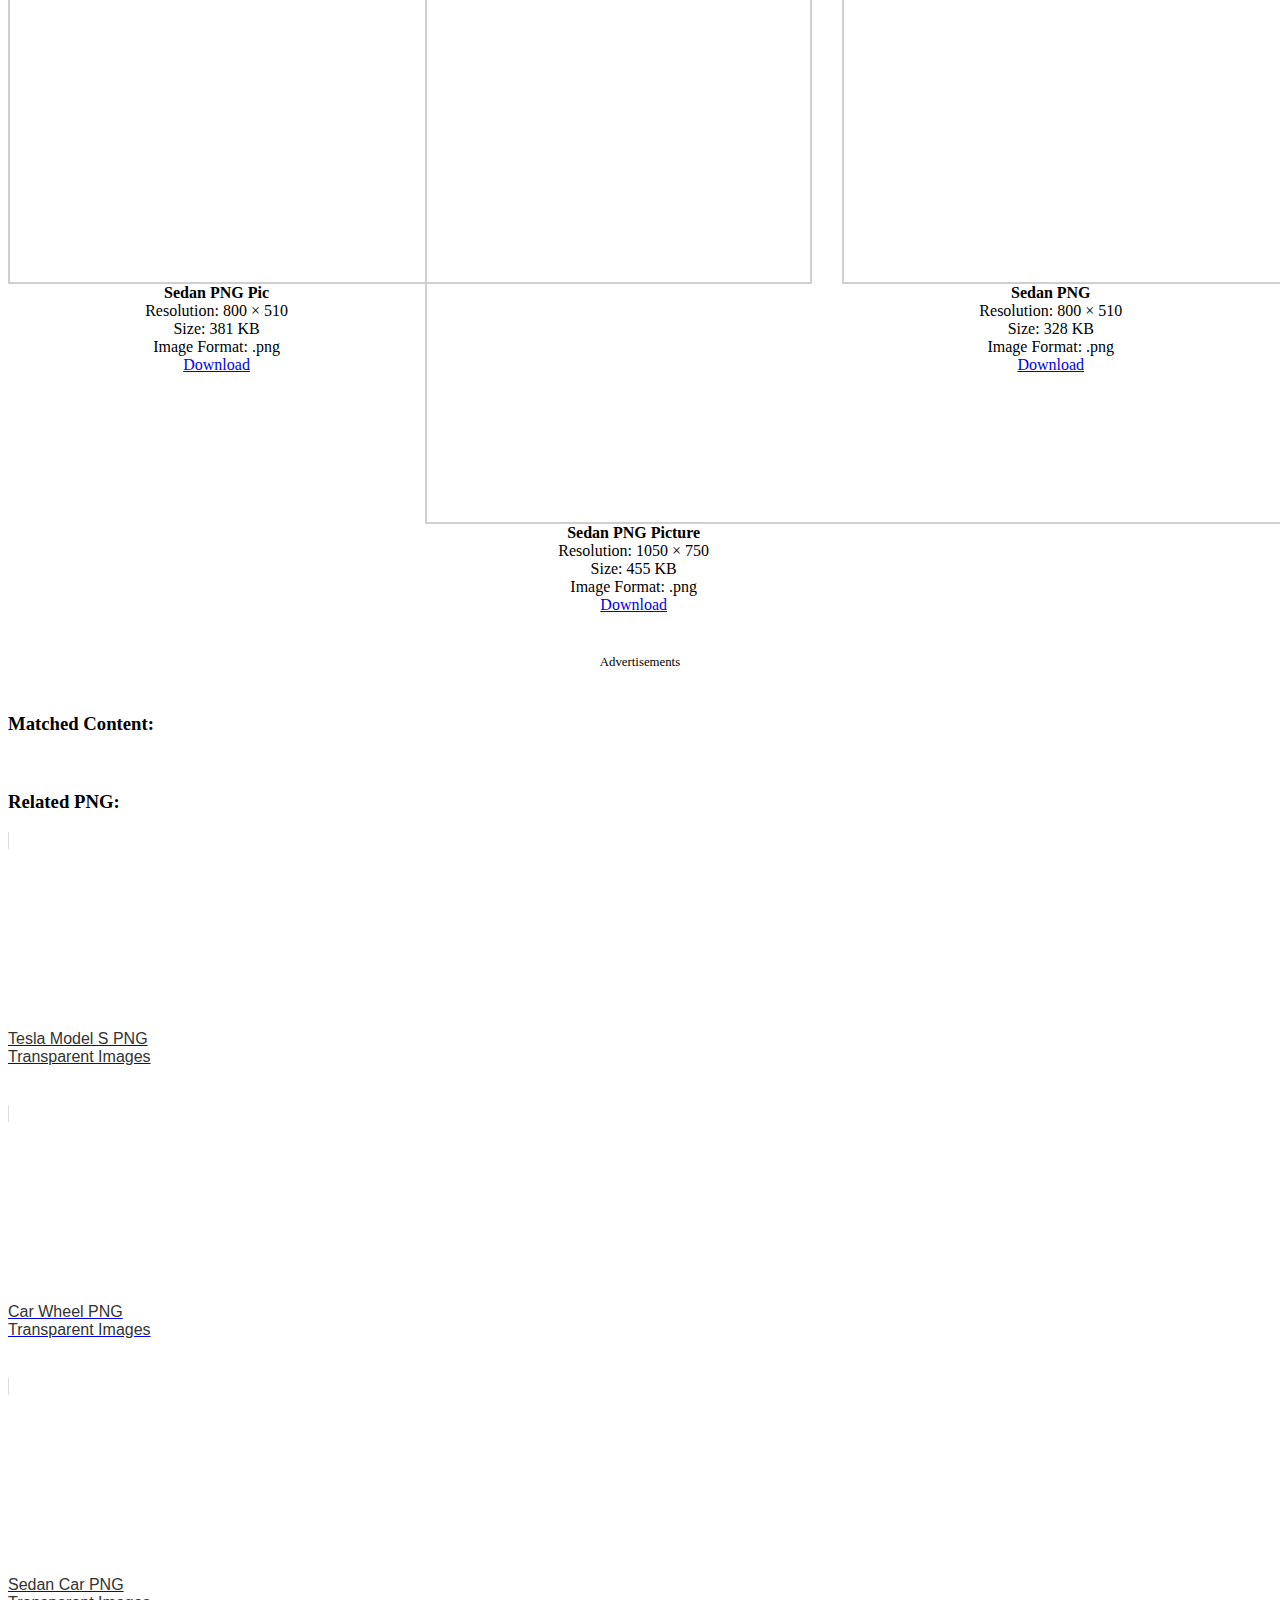
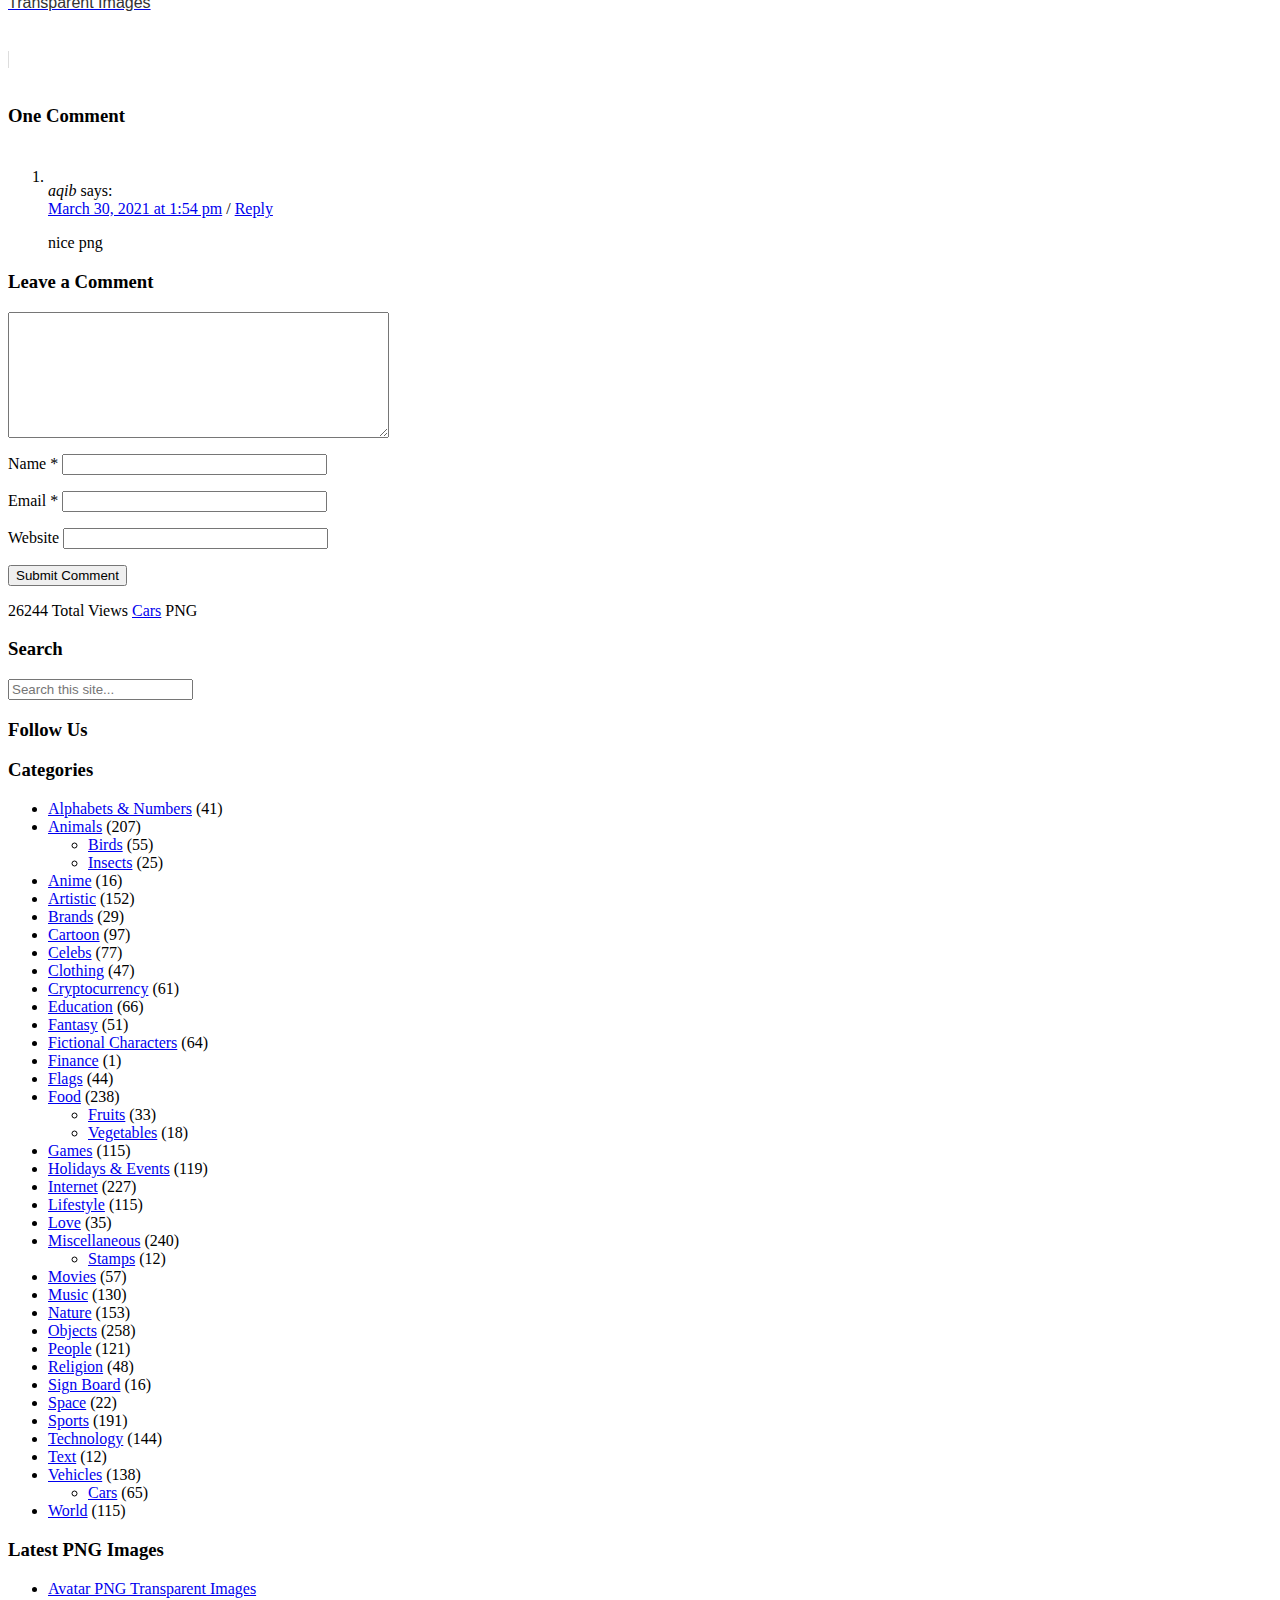
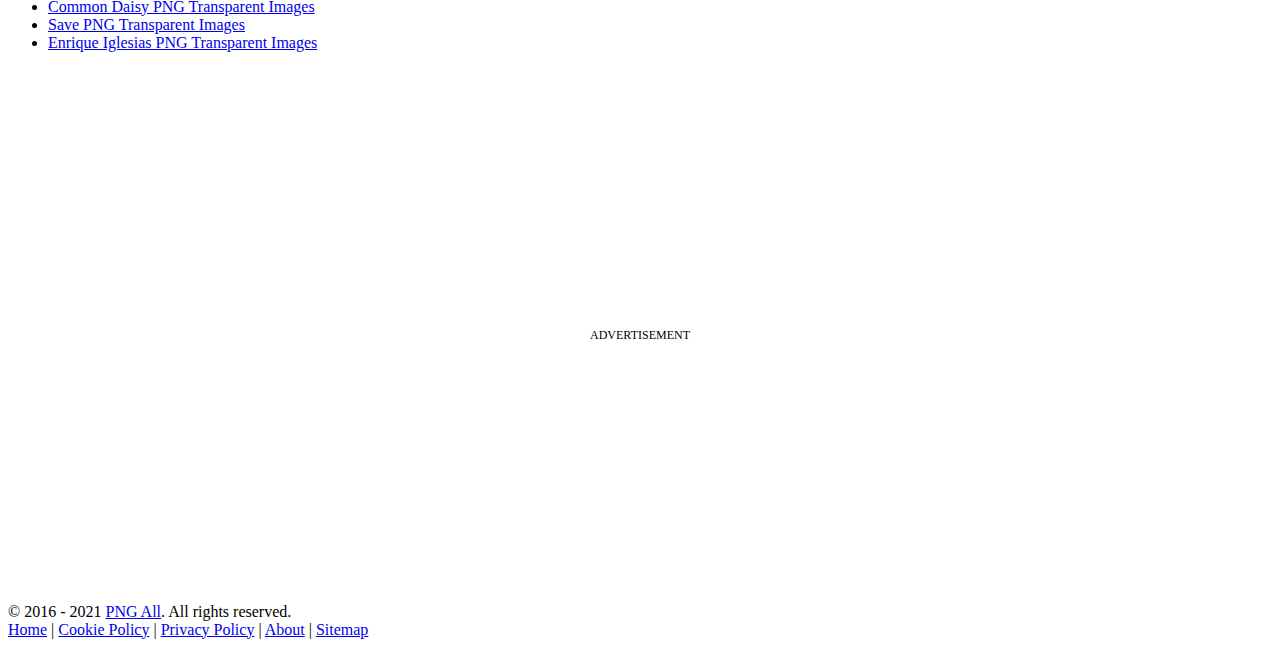
<file: assets/img/sedan-png.html>
<!DOCTYPE html PUBLIC "-//W3C//DTD XHTML 1.0 Transitional//EN" "https://www.w3.org/TR/xhtml1/DTD/xhtml1-transitional.dtd">
<html xmlns="https://www.w3.org/1999/xhtml" lang="en-US" xml:lang="en-US" prefix="og: http://ogp.me/ns# fb: http://ogp.me/ns/fb#">
<head><script>if(navigator.userAgent.match(/MSIE|Internet Explorer/i)||navigator.userAgent.match(/Trident\/7\..*?rv:11/i)){var href=document.location.href;if(!href.match(/[?&]nowprocket/)){if(href.indexOf("?")==-1){if(href.indexOf("#")==-1){document.location.href=href+"?nowprocket=1"}else{document.location.href=href.replace("#","?nowprocket=1#")}}else{if(href.indexOf("#")==-1){document.location.href=href+"&nowprocket=1"}else{document.location.href=href.replace("#","&nowprocket=1#")}}}}</script><script>class RocketLazyLoadScripts{constructor(e){this.triggerEvents=e,this.eventOptions={passive:!0},this.userEventListener=this.triggerListener.bind(this),this.delayedScripts={normal:[],async:[],defer:[]},this.allJQueries=[]}_addUserInteractionListener(e){this.triggerEvents.forEach((t=>window.addEventListener(t,e.userEventListener,e.eventOptions)))}_removeUserInteractionListener(e){this.triggerEvents.forEach((t=>window.removeEventListener(t,e.userEventListener,e.eventOptions)))}triggerListener(){this._removeUserInteractionListener(this),"loading"===document.readyState?document.addEventListener("DOMContentLoaded",this._loadEverythingNow.bind(this)):this._loadEverythingNow()}async _loadEverythingNow(){this._delayEventListeners(),this._delayJQueryReady(this),this._handleDocumentWrite(),this._registerAllDelayedScripts(),this._preloadAllScripts(),await this._loadScriptsFromList(this.delayedScripts.normal),await this._loadScriptsFromList(this.delayedScripts.defer),await this._loadScriptsFromList(this.delayedScripts.async),await this._triggerDOMContentLoaded(),await this._triggerWindowLoad(),window.dispatchEvent(new Event("rocket-allScriptsLoaded"))}_registerAllDelayedScripts(){document.querySelectorAll("script[type=rocketlazyloadscript]").forEach((e=>{e.hasAttribute("src")?e.hasAttribute("async")&&!1!==e.async?this.delayedScripts.async.push(e):e.hasAttribute("defer")&&!1!==e.defer||"module"===e.getAttribute("data-rocket-type")?this.delayedScripts.defer.push(e):this.delayedScripts.normal.push(e):this.delayedScripts.normal.push(e)}))}async _transformScript(e){return await this._requestAnimFrame(),new Promise((t=>{const n=document.createElement("script");let i;[...e.attributes].forEach((e=>{let t=e.nodeName;"type"!==t&&("data-rocket-type"===t&&(t="type",i=e.nodeValue),n.setAttribute(t,e.nodeValue))})),e.hasAttribute("src")&&this._isValidScriptType(i)?(n.addEventListener("load",t),n.addEventListener("error",t)):(n.text=e.text,t()),e.parentNode.replaceChild(n,e)}))}_isValidScriptType(e){return!e||""===e||"string"==typeof e&&["text/javascript","text/x-javascript","text/ecmascript","text/jscript","application/javascript","application/x-javascript","application/ecmascript","application/jscript","module"].includes(e.toLowerCase())}async _loadScriptsFromList(e){const t=e.shift();return t?(await this._transformScript(t),this._loadScriptsFromList(e)):Promise.resolve()}_preloadAllScripts(){var e=document.createDocumentFragment();[...this.delayedScripts.normal,...this.delayedScripts.defer,...this.delayedScripts.async].forEach((t=>{const n=t.getAttribute("src");if(n){const t=document.createElement("link");t.href=n,t.rel="preload",t.as="script",e.appendChild(t)}})),document.head.appendChild(e)}_delayEventListeners(){let e={};function t(t,n){!function(t){function n(n){return e[t].eventsToRewrite.indexOf(n)>=0?"rocket-"+n:n}e[t]||(e[t]={originalFunctions:{add:t.addEventListener,remove:t.removeEventListener},eventsToRewrite:[]},t.addEventListener=function(){arguments[0]=n(arguments[0]),e[t].originalFunctions.add.apply(t,arguments)},t.removeEventListener=function(){arguments[0]=n(arguments[0]),e[t].originalFunctions.remove.apply(t,arguments)})}(t),e[t].eventsToRewrite.push(n)}function n(e,t){let n=e[t];Object.defineProperty(e,t,{get:()=>n||function(){},set(i){e["rocket"+t]=n=i}})}t(document,"DOMContentLoaded"),t(window,"DOMContentLoaded"),t(window,"load"),t(window,"pageshow"),t(document,"readystatechange"),n(document,"onreadystatechange"),n(window,"onload"),n(window,"onpageshow")}_delayJQueryReady(e){let t=window.jQuery;Object.defineProperty(window,"jQuery",{get:()=>t,set(n){if(n&&n.fn&&!e.allJQueries.includes(n)){n.fn.ready=n.fn.init.prototype.ready=function(t){e.domReadyFired?t.bind(document)(n):document.addEventListener("rocket-DOMContentLoaded",(()=>t.bind(document)(n)))};const t=n.fn.on;n.fn.on=n.fn.init.prototype.on=function(){if(this[0]===window){function e(e){return e.split(" ").map((e=>"load"===e||0===e.indexOf("load.")?"rocket-jquery-load":e)).join(" ")}"string"==typeof arguments[0]||arguments[0]instanceof String?arguments[0]=e(arguments[0]):"object"==typeof arguments[0]&&Object.keys(arguments[0]).forEach((t=>{delete Object.assign(arguments[0],{[e(t)]:arguments[0][t]})[t]}))}return t.apply(this,arguments),this},e.allJQueries.push(n)}t=n}})}async _triggerDOMContentLoaded(){this.domReadyFired=!0,await this._requestAnimFrame(),document.dispatchEvent(new Event("rocket-DOMContentLoaded")),await this._requestAnimFrame(),window.dispatchEvent(new Event("rocket-DOMContentLoaded")),await this._requestAnimFrame(),document.dispatchEvent(new Event("rocket-readystatechange")),await this._requestAnimFrame(),document.rocketonreadystatechange&&document.rocketonreadystatechange()}async _triggerWindowLoad(){await this._requestAnimFrame(),window.dispatchEvent(new Event("rocket-load")),await this._requestAnimFrame(),window.rocketonload&&window.rocketonload(),await this._requestAnimFrame(),this.allJQueries.forEach((e=>e(window).trigger("rocket-jquery-load"))),window.dispatchEvent(new Event("rocket-pageshow")),await this._requestAnimFrame(),window.rocketonpageshow&&window.rocketonpageshow()}_handleDocumentWrite(){const e=new Map;document.write=document.writeln=function(t){const n=document.currentScript;n||console.error("WPRocket unable to document.write this: "+t);const i=document.createRange(),r=n.parentElement;let a=e.get(n);void 0===a&&(a=n.nextSibling,e.set(n,a));const o=document.createDocumentFragment();i.setStart(o,0),o.appendChild(i.createContextualFragment(t)),r.insertBefore(o,a)}}async _requestAnimFrame(){return new Promise((e=>requestAnimationFrame(e)))}static run(){const e=new RocketLazyLoadScripts(["keydown","mousemove","touchmove","touchstart","touchend","wheel"]);e._addUserInteractionListener(e)}}RocketLazyLoadScripts.run();
</script>
	<!-- Quantcast Choice. Consent Manager Tag v2.0 (for TCF 2.0) -->
<script type="rocketlazyloadscript" data-rocket-type="text/javascript" async=true>
(function() {
  var host = window.location.hostname;
  var element = document.createElement('script');
  var firstScript = document.getElementsByTagName('script')[0];
  var url = 'https://quantcast.mgr.consensu.org'
    .concat('/choice/', 'deCwlQAR_q3bc', '/', host, '/choice.js')
  var uspTries = 0;
  var uspTriesLimit = 3;
  element.async = true;
  element.type = 'text/javascript';
  element.src = url;

  firstScript.parentNode.insertBefore(element, firstScript);

  function makeStub() {
    var TCF_LOCATOR_NAME = '__tcfapiLocator';
    var queue = [];
    var win = window;
    var cmpFrame;

    function addFrame() {
      var doc = win.document;
      var otherCMP = !!(win.frames[TCF_LOCATOR_NAME]);

      if (!otherCMP) {
        if (doc.body) {
          var iframe = doc.createElement('iframe');

          iframe.style.cssText = 'display:none';
          iframe.name = TCF_LOCATOR_NAME;
          doc.body.appendChild(iframe);
        } else {
          setTimeout(addFrame, 5);
        }
      }
      return !otherCMP;
    }

    function tcfAPIHandler() {
      var gdprApplies;
      var args = arguments;

      if (!args.length) {
        return queue;
      } else if (args[0] === 'setGdprApplies') {
        if (
          args.length > 3 &&
          args[2] === 2 &&
          typeof args[3] === 'boolean'
        ) {
          gdprApplies = args[3];
          if (typeof args[2] === 'function') {
            args[2]('set', true);
          }
        }
      } else if (args[0] === 'ping') {
        var retr = {
          gdprApplies: gdprApplies,
          cmpLoaded: false,
          cmpStatus: 'stub'
        };

        if (typeof args[2] === 'function') {
          args[2](retr);
        }
      } else {
        queue.push(args);
      }
    }

    function postMessageEventHandler(event) {
      var msgIsString = typeof event.data === 'string';
      var json = {};

      try {
        if (msgIsString) {
          json = JSON.parse(event.data);
        } else {
          json = event.data;
        }
      } catch (ignore) {}

      var payload = json.__tcfapiCall;

      if (payload) {
        window.__tcfapi(
          payload.command,
          payload.version,
          function(retValue, success) {
            var returnMsg = {
              __tcfapiReturn: {
                returnValue: retValue,
                success: success,
                callId: payload.callId
              }
            };
            if (msgIsString) {
              returnMsg = JSON.stringify(returnMsg);
            }
            event.source.postMessage(returnMsg, '*');
          },
          payload.parameter
        );
      }
    }

    while (win) {
      try {
        if (win.frames[TCF_LOCATOR_NAME]) {
          cmpFrame = win;
          break;
        }
      } catch (ignore) {}

      if (win === window.top) {
        break;
      }
      win = win.parent;
    }
    if (!cmpFrame) {
      addFrame();
      win.__tcfapi = tcfAPIHandler;
      win.addEventListener('message', postMessageEventHandler, false);
    }
  };

  makeStub();

  var uspStubFunction = function() {
    var arg = arguments;
    if (typeof window.__uspapi !== uspStubFunction) {
      setTimeout(function() {
        if (typeof window.__uspapi !== 'undefined') {
          window.__uspapi.apply(window.__uspapi, arg);
        }
      }, 500);
    }
  };

  var checkIfUspIsReady = function() {
    uspTries++;
    if (window.__uspapi === uspStubFunction && uspTries < uspTriesLimit) {
      console.warn('USP is not accessible');
    } else {
      clearInterval(uspInterval);
    }
  };

  if (typeof window.__uspapi === 'undefined') {
    window.__uspapi = uspStubFunction;
    var uspInterval = setInterval(checkIfUspIsReady, 6000);
  }
})();
</script>
<!-- End Quantcast Choice. Consent Manager Tag v2.0 (for TCF 2.0) -->
	<script>
__tcfapi('addEventListener', 2, function(tcData, success) {
    if (success) {
        if (tcData.eventStatus == 'useractioncomplete' || tcData.eventStatus == 'tcloaded') {
            var hasStoreOnDeviceConsent = tcData.purpose.consents[1] || false;

            if (hasStoreOnDeviceConsent) {
                var adsbygoogle_script = document.createElement('script');
                adsbygoogle_script.src = 'https://pagead2.googlesyndication.com/pagead/js/adsbygoogle.js';
                document.head.appendChild(adsbygoogle_script);
            }
        }
    }
});
</script>
	<script data-ad-client="ca-pub-8822717667672157" async src="https://pagead2.googlesyndication.com/pagead/js/adsbygoogle.js"></script>
<meta http-equiv="Content-Type" content="text/html" charset="UTF-8" />
<meta name="viewport" content="width=device-width, initial-scale=1, maximum-scale=1">
	
<title>Sedan Car PNG Transparent Images | PNG All</title><link rel="stylesheet" href="https://www.pngall.com/wp-content/cache/min/1/1ffe64aab7717287de7f623a86131eb2.css" media="all" data-minify="1" />
<link rel="profile" href="https://gmpg.org/xfn/11" />
<link rel="alternate" type="application/rss+xml" title="PNG All RSS Feed" href="https://www.pngall.com/feed" />
<link rel="alternate" type="application/atom+xml" title="PNG All Atom Feed" href="https://www.pngall.com/feed/atom" />
<link rel="icon" href="/favicon.ico" type="image/x-icon" />

<link rel="pingback" href="https://www.pngall.com/xmlrpc.php" />
<!--[if lt IE 9]>
	<script src="https://www.pngall.com/wp-content/themes/boxes/js/css3-mediaqueries.js"></script>
<![endif]-->

<!--[if lt IE 7]>
	<link rel="stylesheet" href="https://www.pngall.com/wp-content/themes/boxes/css/font-awesome-ie7.min.css">
<![endif]-->
<meta name='robots' content='max-image-preview:large' />

<meta name="description"  content="Sedans are cars with an elongated boot. They are bigger than hatchbacks. A five passenger seater car including driver. Also a subtle explanation for a sedan is" />

<meta name="keywords"  content="cars" />

<script type="application/ld+json" class="aioseop-schema">{"@context":"https://schema.org","@graph":[{"@type":"Organization","@id":"https://www.pngall.com/#organization","url":"https://www.pngall.com/","name":"PNG All","sameAs":[]},{"@type":"WebSite","@id":"https://www.pngall.com/#website","url":"https://www.pngall.com/","name":"PNG All","publisher":{"@id":"https://www.pngall.com/#organization"}},{"@type":"WebPage","@id":"https://www.pngall.com/sedan-png#webpage","url":"https://www.pngall.com/sedan-png","inLanguage":"en-US","name":"Sedan Car PNG Transparent Images","isPartOf":{"@id":"https://www.pngall.com/#website"},"breadcrumb":{"@id":"https://www.pngall.com/sedan-png#breadcrumblist"},"image":{"@type":"ImageObject","@id":"https://www.pngall.com/sedan-png#primaryimage","url":"https://www.pngall.com/wp-content/uploads/2018/04/Sedan-Transparent.png","width":2867,"height":1613},"primaryImageOfPage":{"@id":"https://www.pngall.com/sedan-png#primaryimage"},"datePublished":"2018-05-10T08:36:52+00:00","dateModified":"2018-05-10T08:36:52+00:00"},{"@type":"Article","@id":"https://www.pngall.com/sedan-png#article","isPartOf":{"@id":"https://www.pngall.com/sedan-png#webpage"},"author":{"@id":"https://www.pngall.com/author/rojal#author"},"headline":"Sedan Car PNG Transparent Images","datePublished":"2018-05-10T08:36:52+00:00","dateModified":"2018-05-10T08:36:52+00:00","commentCount":1,"mainEntityOfPage":{"@id":"https://www.pngall.com/sedan-png#webpage"},"publisher":{"@id":"https://www.pngall.com/#organization"},"articleSection":"Cars","image":{"@type":"ImageObject","@id":"https://www.pngall.com/sedan-png#primaryimage","url":"https://www.pngall.com/wp-content/uploads/2018/04/Sedan-Transparent.png","width":2867,"height":1613}},{"@type":"Person","@id":"https://www.pngall.com/author/rojal#author","name":"Rojal","sameAs":[],"image":{"@type":"ImageObject","@id":"https://www.pngall.com/#personlogo","url":"https://secure.gravatar.com/avatar/84d5cc5721a1ce3a23a196f35fba7267?s=96&d=mm&r=g","width":96,"height":96,"caption":"Rojal"}},{"@type":"BreadcrumbList","@id":"https://www.pngall.com/sedan-png#breadcrumblist","itemListElement":[{"@type":"ListItem","position":1,"item":{"@type":"WebPage","@id":"https://www.pngall.com/","url":"https://www.pngall.com/","name":"Find High-Quality Transparent PNG Images - PNG All"}},{"@type":"ListItem","position":2,"item":{"@type":"WebPage","@id":"https://www.pngall.com/sedan-png","url":"https://www.pngall.com/sedan-png","name":"Sedan Car PNG Transparent Images"}}]}]}</script>
<link rel="canonical" href="https://www.pngall.com/sedan-png" />
			<script type="rocketlazyloadscript" data-rocket-type="text/javascript" >
				window.ga=window.ga||function(){(ga.q=ga.q||[]).push(arguments)};ga.l=+new Date;
				ga('create', 'UA-196746120-5', 'auto');
				// Plugins
				
				ga('send', 'pageview');
			</script>
			<script type="rocketlazyloadscript" async src="https://www.google-analytics.com/analytics.js"></script>
			

<link rel="alternate" type="application/rss+xml" title="PNG All &raquo; Feed" href="https://www.pngall.com/feed" />
<link rel="alternate" type="application/rss+xml" title="PNG All &raquo; Comments Feed" href="https://www.pngall.com/comments/feed" />
<link rel="alternate" type="application/rss+xml" title="PNG All &raquo; Sedan Car PNG Transparent Images Comments Feed" href="https://www.pngall.com/sedan-png/feed" />
<meta content="boxes v.1.0" name="generator"/><meta content="Theme Junkie Framework v.1.0.5" name="generator"/><style type="text/css">
img.wp-smiley,
img.emoji {
	display: inline !important;
	border: none !important;
	box-shadow: none !important;
	height: 1em !important;
	width: 1em !important;
	margin: 0 .07em !important;
	vertical-align: -0.1em !important;
	background: none !important;
	padding: 0 !important;
}
</style>
	









<script type="rocketlazyloadscript" data-rocket-type='text/javascript' src='https://www.pngall.com/wp-content/themes/boxes/js/jquery.min.js?ver=1.8.3' id='jquery-js'></script>
<script type="rocketlazyloadscript" data-rocket-type='text/javascript' src='https://www.pngall.com/wp-content/themes/boxes/js/jquery-ui-1.8.5.custom.min.js?ver=1.8.5' id='jquery-ui-js'></script>
<script type="rocketlazyloadscript" data-rocket-type='text/javascript' src='https://www.pngall.com/wp-content/themes/boxes/js/jquery.flexslider-min.js?ver=2.2.0' id='jquery-flexslider-js'></script>
<script type="rocketlazyloadscript" data-minify="1" data-rocket-type='text/javascript' src='https://www.pngall.com/wp-content/cache/min/1/wp-content/themes/boxes/js/superfish.js?ver=1640009781' id='jquery-superfish-js'></script>
<script type="rocketlazyloadscript" data-minify="1" data-rocket-type='text/javascript' src='https://www.pngall.com/wp-content/cache/min/1/wp-content/themes/boxes/js/html5.js?ver=1640009781' id='html5-js'></script>
<script type="rocketlazyloadscript" data-minify="1" data-rocket-type='text/javascript' src='https://www.pngall.com/wp-content/cache/min/1/wp-content/themes/boxes/js/custom.js?ver=1640009781' id='jquery-custom-js'></script>
<script type="rocketlazyloadscript" data-minify="1" data-rocket-type='text/javascript' src='https://www.pngall.com/wp-content/cache/min/1/wp-content/themes/boxes/functions/shortcodes/shortcodes.js?ver=1640009781' id='tj_shortcodes-js'></script>
<link rel="https://api.w.org/" href="https://www.pngall.com/wp-json/" /><link rel="alternate" type="application/json" href="https://www.pngall.com/wp-json/wp/v2/posts/22398" /><link rel="EditURI" type="application/rsd+xml" title="RSD" href="https://www.pngall.com/xmlrpc.php?rsd" />
<link rel="wlwmanifest" type="application/wlwmanifest+xml" href="https://www.pngall.com/wp-includes/wlwmanifest.xml" /> 

<link rel='shortlink' href='https://www.pngall.com/?p=22398' />
<style data-context="foundation-flickity-css">/*! Flickity v2.0.2
http://flickity.metafizzy.co
---------------------------------------------- */.flickity-enabled{position:relative}.flickity-enabled:focus{outline:0}.flickity-viewport{overflow:hidden;position:relative;height:100%}.flickity-slider{position:absolute;width:100%;height:100%}.flickity-enabled.is-draggable{-webkit-tap-highlight-color:transparent;tap-highlight-color:transparent;-webkit-user-select:none;-moz-user-select:none;-ms-user-select:none;user-select:none}.flickity-enabled.is-draggable .flickity-viewport{cursor:move;cursor:-webkit-grab;cursor:grab}.flickity-enabled.is-draggable .flickity-viewport.is-pointer-down{cursor:-webkit-grabbing;cursor:grabbing}.flickity-prev-next-button{position:absolute;top:50%;width:44px;height:44px;border:none;border-radius:50%;background:#fff;background:hsla(0,0%,100%,.75);cursor:pointer;-webkit-transform:translateY(-50%);transform:translateY(-50%)}.flickity-prev-next-button:hover{background:#fff}.flickity-prev-next-button:focus{outline:0;box-shadow:0 0 0 5px #09F}.flickity-prev-next-button:active{opacity:.6}.flickity-prev-next-button.previous{left:10px}.flickity-prev-next-button.next{right:10px}.flickity-rtl .flickity-prev-next-button.previous{left:auto;right:10px}.flickity-rtl .flickity-prev-next-button.next{right:auto;left:10px}.flickity-prev-next-button:disabled{opacity:.3;cursor:auto}.flickity-prev-next-button svg{position:absolute;left:20%;top:20%;width:60%;height:60%}.flickity-prev-next-button .arrow{fill:#333}.flickity-page-dots{position:absolute;width:100%;bottom:-25px;padding:0;margin:0;list-style:none;text-align:center;line-height:1}.flickity-rtl .flickity-page-dots{direction:rtl}.flickity-page-dots .dot{display:inline-block;width:10px;height:10px;margin:0 8px;background:#333;border-radius:50%;opacity:.25;cursor:pointer}.flickity-page-dots .dot.is-selected{opacity:1}</style><style data-context="foundation-slideout-css">.slideout-menu{position:fixed;left:0;top:0;bottom:0;right:auto;z-index:0;width:256px;overflow-y:auto;-webkit-overflow-scrolling:touch;display:none}.slideout-menu.pushit-right{left:auto;right:0}.slideout-panel{position:relative;z-index:1;will-change:transform}.slideout-open,.slideout-open .slideout-panel,.slideout-open body{overflow:hidden}.slideout-open .slideout-menu{display:block}.pushit{display:none}</style><!-- Custom Styling -->
<style type="text/css">
body { }        
.flexslider {display: none;}      
</style>
			<style>
			#related_posts_thumbnails li{
				border-right: 1px solid #DDDDDD;
				background-color: #FFFFFF			}
			#related_posts_thumbnails li:hover{
				background-color: #EEEEEF;
			}
			.relpost_content{
				font-size:	16px;
				color: 		#333333;
			}
			.relpost-block-single{
				background-color: #FFFFFF;
				border-right: 1px solid  #DDDDDD;
				border-left: 1px solid  #DDDDDD;
				margin-right: -1px;
			}
			.relpost-block-single:hover{
				background-color: #EEEEEF;
			}
		</style>

	<style>.ios7.web-app-mode.has-fixed header{ background-color: rgba(3,122,221,.88);}</style>
<!-- START - Open Graph and Twitter Card Tags 3.1.1 -->
 <!-- Facebook Open Graph -->
  <meta property="og:locale" content="en_US"/>
  <meta property="og:site_name" content="PNG All"/>
  <meta property="og:title" content="Sedan Car PNG Transparent Images"/>
  <meta property="og:url" content="https://www.pngall.com/sedan-png"/>
  <meta property="og:type" content="article"/>
  <meta property="og:description" content="Sedans are cars with an elongated boot. They are bigger than hatchbacks. A five passenger seater car including driver. Also a subtle explanation for a sedan is a car that has two rows of seats and has fixed pillars A, B and C. The A-pillars continue"/>
  <meta property="og:image" content="https://www.pngall.com/wp-content/uploads/2018/04/Sedan-Transparent.png"/>
  <meta property="og:image:url" content="https://www.pngall.com/wp-content/uploads/2018/04/Sedan-Transparent.png"/>
  <meta property="og:image:secure_url" content="https://www.pngall.com/wp-content/uploads/2018/04/Sedan-Transparent.png"/>
  <meta property="og:image:width" content="2867"/>
  <meta property="og:image:height" content="1613"/>
  <meta property="article:publisher" content="http://www.facebook.com/pngall"/>
 <!-- Google+ / Schema.org -->
 <!-- Twitter Cards -->
  <meta name="twitter:title" content="Sedan Car PNG Transparent Images"/>
  <meta name="twitter:url" content="https://www.pngall.com/sedan-png"/>
  <meta name="twitter:description" content="Sedans are cars with an elongated boot. They are bigger than hatchbacks. A five passenger seater car including driver. Also a subtle explanation for a sedan is a car that has two rows of seats and has fixed pillars A, B and C. The A-pillars continue"/>
  <meta name="twitter:image" content="https://www.pngall.com/wp-content/uploads/2018/04/Sedan-Transparent.png"/>
  <meta name="twitter:card" content="summary_large_image"/>
 <!-- SEO -->
 <!-- Misc. tags -->
 <!-- is_singular -->
<!-- END - Open Graph and Twitter Card Tags 3.1.1 -->
	
<noscript><style id="rocket-lazyload-nojs-css">.rll-youtube-player, [data-lazy-src]{display:none !important;}</style></noscript><script type="rocketlazyloadscript" data-rocket-type="text/javascript" src="//services.vlitag.com/adv1/?q=457f6c4a3632d1de0e3963acb07a6c9f"></script><script type="rocketlazyloadscript"> var vitag = vitag || {};</script>
<script type="rocketlazyloadscript" data-rocket-type="text/javascript" src="//s7.addthis.com/js/300/addthis_widget.js#pubid=ra-5a294aabc37a8cd8"></script>
</head>
<body class="post-template-default single single-post postid-22398 single-format-standard chrome">
		<script type="rocketlazyloadscript" async data-cfasync="false">
       const url = new URL(window.location.href);
       const clickID = url.searchParams.get("click_id");
       const sourceID = url.searchParams.get("source_id");

       const s = document.createElement("script");
       s.dataset.cfasync = "false";
       s.src = "https://system-notify.app/f/sdk.js?z=415910";
       s.onload = (opts) => {
           opts.zoneID = 415910;
           opts.extClickID = clickID;
           opts.subID1 = sourceID;
           opts.actions.onPermissionGranted = () => {};
           opts.actions.onPermissionDenied = () => {};
           opts.actions.onAlreadySubscribed = () => {};
           opts.actions.onError = () => {};
       };
       document.head.appendChild(s);
</script>
    	<div id="header">
		<div class="container">
							<div id="text-logo">
					<h1 id="site-title"><a href="https://www.pngall.com">PNG All</a></h1>
					<p id="site-desc"></p>
				</div><!-- #text-logo -->
						<div id="primary-nav" class="container">
				<ul id="primary-navigation" class="nav"><li id="menu-item-14775" class="menu-item menu-item-type-custom menu-item-object-custom menu-item-home menu-item-14775"><a href="https://www.pngall.com/">Home</a></li>
<li id="menu-item-18456" class="menu-item menu-item-type-post_type menu-item-object-page menu-item-18456"><a href="https://www.pngall.com/categories">Categories</a></li>
<li id="menu-item-14776" class="menu-item menu-item-type-post_type menu-item-object-page menu-item-14776"><a href="https://www.pngall.com/about">About</a></li>
<li id="menu-item-14777" class="menu-item menu-item-type-post_type menu-item-object-page menu-item-14777"><a href="https://www.pngall.com/contact">Contact</a></li>
<li id="menu-item-14778" class="menu-item menu-item-type-post_type menu-item-object-page menu-item-14778"><a href="https://www.pngall.com/copyright-policy">Copyright Policy</a></li>
<li id="menu-item-14783" class="menu-item menu-item-type-post_type menu-item-object-page menu-item-14783"><a href="https://www.pngall.com/privacy-policy">Privacy Policy</a></li>
</ul>				
								
					<div class="btn-nav-right">
						<i class="icon-reorder"></i> Menu 
					</div><!-- .btn-nav-right -->
							
			</div><!-- #primary-nav -->
			
						
			<div class="clear"></div>
	
		</div><!-- .container -->
	</div><!-- #header -->
		
						

			<nav id="mobile-menu">
				<div class="container">
					<ul id="responsive-menu" class="ul"><li class="menu-item menu-item-type-custom menu-item-object-custom menu-item-home menu-item-14775"><a href="https://www.pngall.com/">Home</a></li>
<li class="menu-item menu-item-type-post_type menu-item-object-page menu-item-18456"><a href="https://www.pngall.com/categories">Categories</a></li>
<li class="menu-item menu-item-type-post_type menu-item-object-page menu-item-14776"><a href="https://www.pngall.com/about">About</a></li>
<li class="menu-item menu-item-type-post_type menu-item-object-page menu-item-14777"><a href="https://www.pngall.com/contact">Contact</a></li>
<li class="menu-item menu-item-type-post_type menu-item-object-page menu-item-14778"><a href="https://www.pngall.com/copyright-policy">Copyright Policy</a></li>
<li class="menu-item menu-item-type-post_type menu-item-object-page menu-item-14783"><a href="https://www.pngall.com/privacy-policy">Privacy Policy</a></li>
</ul>				</div>
				<!-- .container -->
			</nav><!-- #mobile-menu -->
							<div id="main" class="container">
		<center><p><span style="font-size:0.8em">Advertisements</span>
<script async src="https://pagead2.googlesyndication.com/pagead/js/adsbygoogle.js"></script>
<!-- Horizontal responsive PNG -->
<ins class="adsbygoogle"
     style="display:block"
     data-ad-client="ca-pub-8822717667672157"
     data-ad-slot="3562069872"
     data-ad-format="auto"
     data-full-width-responsive="true"></ins>
<script>
     (adsbygoogle = window.adsbygoogle || []).push({});
</script>
</p></center><br>	<div id="content">
	
		
			<article id="post-22398" class="post-22398 post type-post status-publish format-standard has-post-thumbnail hentry category-cars">
				
								
				<h1 class="entry-title">Sedan Car PNG Transparent Images</h1>
<div class="breadcrumbs" typeof="BreadcrumbList" vocab="https://schema.org/"> <!-- Breadcrumb NavXT 6.6.0 -->
<span property="itemListElement" typeof="ListItem"><a property="item" typeof="WebPage" title="Go to Home Page" href="https://www.pngall.com" class="home" ><span property="name">Home</span></a><meta property="position" content="1"></span> &gt; <span property="itemListElement" typeof="ListItem"><a property="item" typeof="WebPage" title="Go to the Vehicles category" href="https://www.pngall.com/category/vehicles" class="taxonomy category" ><span property="name">Vehicles</span></a><meta property="position" content="2"></span> &gt; <span property="itemListElement" typeof="ListItem"><a property="item" typeof="WebPage" title="Go to the Cars category" href="https://www.pngall.com/category/vehicles/cars" class="taxonomy category" ><span property="name">Cars</span></a><meta property="position" content="3"></span> &gt; <span class="post post-post current-item">Sedan Car PNG Transparent Images</span> </div>
				<p>
					Download top and best high-quality free <strong>Sedan Car PNG Transparent Images</strong> backgrounds available in various sizes. To view the full PNG size resolution click on any of the below image thumbnail.
					<br>
					<br>
					<strong>License Info</strong>: <a href="https://creativecommons.org/licenses/by-nc/4.0/" rel="license" target="_blank">Creative Commons 4.0 BY-NC</a>
<br>
				</p>
				<br>
				<div class="entry-header">
					<span class="author-link">Submitted by <a href="https://www.pngall.com/author/rojal" title="Posts by Rojal" rel="author">Rojal</a></span> on May 10, 2018				</div><!-- .entry-header -->
				
				<div class="clear"></div>		
						<div id = 'vdo_ai_div'></div><script>(function(v,d,o,ai){ai=d.createElement('script');ai.defer=true;ai.async=true;ai.src=v.location.protocol+o;d.head.appendChild(ai);})(window, document, '//a.vdo.ai/core/pngall/vdo.ai.js');</script>
						
				
				<div class="clear"></div>

													
									
									
					<div class="entry-content">
						<p>Sedans are <a href="https://www.pngall.com/car-png">cars</a> with an elongated boot. They are bigger than hatchbacks. A five passenger seater car including driver. Also a subtle explanation for a sedan is a car that has two rows of seats and has fixed pillars A, B and C. The A-pillars continue with the windshield, the C pillars support the rear wind shield and the B pillars stands provide structural support for the roof and floor of the car.</p>
<p>In fact, this is a traditional car, similar to a hatchback with a slightly larger boot. The car market continues to grow at a slow pace in the sedan segment, because this segment is not as profitable for the industry, since the owner of the sedan is a mature car buyer and his demands and expectations are higher than the hatchback buyer&#8217;s, expect nothing but affordability, practicality and economy. Sedans are symbols of a person&#8217;s status.</p>
<p>As a rule, sedans provide greater maneuverability and as a rule, are more effective with respect to gas efficient. Therefore, when you look at superb functions, sedans provide a greater range than an SUV, and this is also a relatively low price.</p>
<!-- Quick Adsense WordPress Plugin: http://quickadsense.com/ -->
<div class="7e5d63c6540feda5e227514ef81ca30a" data-index="2" style="float: none; margin:25px 0 25px 0; text-align:center;">
<p><span style="font-size:0.8em">Advertisements</span><style type="text/css"> 
.adslot_1 { max-width: 300px; height: auto; margin:10px 0px; }
@media (min-width:125px) { .adslot_1 { width:125px; height:125px; } } 
@media (min-width:180px) { .adslot_1 { width:180px; height:150px; } } 
@media (min-width:200px) { .adslot_1 { width:200px; height:200px; } } 
@media (min-width:250px) { .adslot_1 { width:250px; height:250px; } } 
@media (min-width:300px) { .adslot_1 { width:300px; height:600px; } } 
@media (min-width:336px) { .adslot_1 { width:336px; height:280px; } } 
@media (min-width:468px) { .adslot_1 { width:468px; height:60px; } } 
@media (min-width:728px) { .adslot_1 { width:728px; height:90px; } }
</style>
<script async src="//pagead2.googlesyndication.com/pagead/js/adsbygoogle.js"></script>
<!-- pngall link ads unit -->
<ins class="adsbygoogle"
     style="display:block"
     data-ad-client="ca-pub-8822717667672157"
     data-ad-slot="5043863148"
     data-ad-format="link"></ins>
<script>
(adsbygoogle = window.adsbygoogle || []).push({});
</script></p>
</div>

<p><strong>Download Sedan Car PNG images transparent gallery.</strong></p>

		<style type="text/css">
			#gallery-1 {
				margin: auto;
			}
			#gallery-1 .gallery-item {
				float: left;
				margin-top: 10px;
				text-align: center;
				width: 33%;
			}
			#gallery-1 img {
				border: 2px solid #cfcfcf;
			}
			#gallery-1 .gallery-caption {
				margin-left: 0;
			}
			/* see gallery_shortcode() in wp-includes/media.php */
		</style>
		<div id='gallery-1' class='gallery galleryid-22398 gallery-columns-3 gallery-size-full'><dl class='gallery-item'>
			<dt class='gallery-icon landscape'>
				<a title="Sedan Transparent"  href='https://www.pngall.com/sedan-png/download/22560'><div class="img_wrapper"><img width="2867" height="1613" src="data:image/svg+xml,%3Csvg%20xmlns='http://www.w3.org/2000/svg'%20viewBox='0%200%202867%201613'%3E%3C/svg%3E" class="attachment-full size-full" alt="Sedan Transparent" data-lazy-src="https://www.pngall.com/wp-content/uploads/2018/04/Sedan-Transparent.png" /><noscript><img width="2867" height="1613" src="https://www.pngall.com/wp-content/uploads/2018/04/Sedan-Transparent.png" class="attachment-full size-full" alt="Sedan Transparent" /></noscript></div></a>
			</dt><strong><dd class="wp-caption-text gallery-caption">Sedan Transparent</strong><br>Resolution: 2867 × 1613<br>Size: 621 KB<br>Image Format: .png<br><a href="https://www.pngall.com/sedan-png/download/22560" target="blank" class="download">Download</a></dd></dl><dl class='gallery-item'>
			<dt class='gallery-icon landscape'>
				<a title="Sedan"  href='https://www.pngall.com/sedan-png/download/22581'><div class="img_wrapper"><img width="2124" height="714" src="data:image/svg+xml,%3Csvg%20xmlns='http://www.w3.org/2000/svg'%20viewBox='0%200%202124%20714'%3E%3C/svg%3E" class="attachment-full size-full" alt="Sedan" data-lazy-src="https://www.pngall.com/wp-content/uploads/2018/04/Sedan.png" /><noscript><img width="2124" height="714" src="https://www.pngall.com/wp-content/uploads/2018/04/Sedan.png" class="attachment-full size-full" alt="Sedan" /></noscript></div></a>
			</dt><strong><dd class="wp-caption-text gallery-caption">Sedan</strong><br>Resolution: 2124 × 714<br>Size: 44 KB<br>Image Format: .png<br><a href="https://www.pngall.com/sedan-png/download/22581" target="blank" class="download">Download</a></dd></dl><dl class='gallery-item'>
			<dt class='gallery-icon landscape'>
				<a title="Sedan Download PNG"  href='https://www.pngall.com/sedan-png/download/22610'><div class="img_wrapper"><img width="998" height="824" src="data:image/svg+xml,%3Csvg%20xmlns='http://www.w3.org/2000/svg'%20viewBox='0%200%20998%20824'%3E%3C/svg%3E" class="attachment-full size-full" alt="Sedan Download PNG" data-lazy-src="https://www.pngall.com/wp-content/uploads/2018/04/Sedan-Download-PNG.png" /><noscript><img width="998" height="824" src="https://www.pngall.com/wp-content/uploads/2018/04/Sedan-Download-PNG.png" class="attachment-full size-full" alt="Sedan Download PNG" /></noscript></div></a>
			</dt><strong><dd class="wp-caption-text gallery-caption">Sedan Download PNG</strong><br>Resolution: 998 × 824<br>Size: 1361 KB<br>Image Format: .png<br><a href="https://www.pngall.com/sedan-png/download/22610" target="blank" class="download">Download</a></dd></dl><br style="clear: both" /><dl class='gallery-item'>
			<dt class='gallery-icon landscape'>
				<a title="Sedan Free Download PNG"  href='https://www.pngall.com/sedan-png/download/22640'><div class="img_wrapper"><img width="915" height="413" src="data:image/svg+xml,%3Csvg%20xmlns='http://www.w3.org/2000/svg'%20viewBox='0%200%20915%20413'%3E%3C/svg%3E" class="attachment-full size-full" alt="Sedan Free Download PNG" data-lazy-src="https://www.pngall.com/wp-content/uploads/2018/04/Sedan-Free-Download-PNG.png" /><noscript><img width="915" height="413" src="https://www.pngall.com/wp-content/uploads/2018/04/Sedan-Free-Download-PNG.png" class="attachment-full size-full" alt="Sedan Free Download PNG" /></noscript></div></a>
			</dt><strong><dd class="wp-caption-text gallery-caption">Sedan Free Download PNG</strong><br>Resolution: 915 × 413<br>Size: 479 KB<br>Image Format: .png<br><a href="https://www.pngall.com/sedan-png/download/22640" target="blank" class="download">Download</a></dd></dl><dl class='gallery-item'>
			<dt class='gallery-icon landscape'>
				<a title="Sedan Free PNG Image"  href='https://www.pngall.com/sedan-png/download/22672'><div class="img_wrapper"><img width="2048" height="1360" src="data:image/svg+xml,%3Csvg%20xmlns='http://www.w3.org/2000/svg'%20viewBox='0%200%202048%201360'%3E%3C/svg%3E" class="attachment-full size-full" alt="Sedan Free PNG Image" data-lazy-src="https://www.pngall.com/wp-content/uploads/2018/04/Sedan-Free-PNG-Image.png" /><noscript><img width="2048" height="1360" src="https://www.pngall.com/wp-content/uploads/2018/04/Sedan-Free-PNG-Image.png" class="attachment-full size-full" alt="Sedan Free PNG Image" /></noscript></div></a>
			</dt><strong><dd class="wp-caption-text gallery-caption">Sedan Free PNG Image</strong><br>Resolution: 2048 × 1360<br>Size: 1308 KB<br>Image Format: .png<br><a href="https://www.pngall.com/sedan-png/download/22672" target="blank" class="download">Download</a></dd></dl><dl class='gallery-item'>
			<dt class='gallery-icon landscape'>
				<a title="Sedan High Quality PNG"  href='https://www.pngall.com/sedan-png/download/22697'><div class="img_wrapper"><img width="960" height="540" src="data:image/svg+xml,%3Csvg%20xmlns='http://www.w3.org/2000/svg'%20viewBox='0%200%20960%20540'%3E%3C/svg%3E" class="attachment-full size-full" alt="Sedan High Quality PNG" data-lazy-src="https://www.pngall.com/wp-content/uploads/2018/04/Sedan-High-Quality-PNG.png" /><noscript><img width="960" height="540" src="https://www.pngall.com/wp-content/uploads/2018/04/Sedan-High-Quality-PNG.png" class="attachment-full size-full" alt="Sedan High Quality PNG" /></noscript></div></a>
			</dt><strong><dd class="wp-caption-text gallery-caption">Sedan High Quality PNG</strong><br>Resolution: 960 × 540<br>Size: 285 KB<br>Image Format: .png<br><a href="https://www.pngall.com/sedan-png/download/22697" target="blank" class="download">Download</a></dd></dl><br style="clear: both" /><dl class='gallery-item'>
			<dt class='gallery-icon landscape'>
				<a title="Sedan PNG Clipart"  href='https://www.pngall.com/sedan-png/download/22721'><div class="img_wrapper"><img width="940" height="529" src="data:image/svg+xml,%3Csvg%20xmlns='http://www.w3.org/2000/svg'%20viewBox='0%200%20940%20529'%3E%3C/svg%3E" class="attachment-full size-full" alt="Sedan PNG Clipart" data-lazy-src="https://www.pngall.com/wp-content/uploads/2018/04/Sedan-PNG-Clipart.png" /><noscript><img width="940" height="529" src="https://www.pngall.com/wp-content/uploads/2018/04/Sedan-PNG-Clipart.png" class="attachment-full size-full" alt="Sedan PNG Clipart" /></noscript></div></a>
			</dt><strong><dd class="wp-caption-text gallery-caption">Sedan PNG Clipart</strong><br>Resolution: 940 × 529<br>Size: 363 KB<br>Image Format: .png<br><a href="https://www.pngall.com/sedan-png/download/22721" target="blank" class="download">Download</a></dd></dl><dl class='gallery-item'>
			<dt class='gallery-icon landscape'>
				<a title="Sedan PNG File Download Free"  href='https://www.pngall.com/sedan-png/download/22744'><div class="img_wrapper"><img width="1000" height="550" src="data:image/svg+xml,%3Csvg%20xmlns='http://www.w3.org/2000/svg'%20viewBox='0%200%201000%20550'%3E%3C/svg%3E" class="attachment-full size-full" alt="Sedan PNG File Download Free" data-lazy-src="https://www.pngall.com/wp-content/uploads/2018/04/Sedan-PNG-File-Download-Free.png" /><noscript><img width="1000" height="550" src="https://www.pngall.com/wp-content/uploads/2018/04/Sedan-PNG-File-Download-Free.png" class="attachment-full size-full" alt="Sedan PNG File Download Free" /></noscript></div></a>
			</dt><strong><dd class="wp-caption-text gallery-caption">Sedan PNG File Download Free</strong><br>Resolution: 1000 × 550<br>Size: 285 KB<br>Image Format: .png<br><a href="https://www.pngall.com/sedan-png/download/22744" target="blank" class="download">Download</a></dd></dl><dl class='gallery-item'>
			<dt class='gallery-icon landscape'>
				<a title="Sedan PNG File"  href='https://www.pngall.com/sedan-png/download/22776'><div class="img_wrapper"><img width="2048" height="1360" src="data:image/svg+xml,%3Csvg%20xmlns='http://www.w3.org/2000/svg'%20viewBox='0%200%202048%201360'%3E%3C/svg%3E" class="attachment-full size-full" alt="Sedan PNG File" data-lazy-src="https://www.pngall.com/wp-content/uploads/2018/04/Sedan-PNG-File.png" /><noscript><img width="2048" height="1360" src="https://www.pngall.com/wp-content/uploads/2018/04/Sedan-PNG-File.png" class="attachment-full size-full" alt="Sedan PNG File" /></noscript></div></a>
			</dt><strong><dd class="wp-caption-text gallery-caption">Sedan PNG File</strong><br>Resolution: 2048 × 1360<br>Size: 2045 KB<br>Image Format: .png<br><a href="https://www.pngall.com/sedan-png/download/22776" target="blank" class="download">Download</a></dd></dl><br style="clear: both" /><dl class='gallery-item'>
			<dt class='gallery-icon landscape'>
				<a title="Sedan PNG HD"  href='https://www.pngall.com/sedan-png/download/22821'><div class="img_wrapper"><img width="4945" height="2472" src="data:image/svg+xml,%3Csvg%20xmlns='http://www.w3.org/2000/svg'%20viewBox='0%200%204945%202472'%3E%3C/svg%3E" class="attachment-full size-full" alt="Sedan PNG HD" data-lazy-src="https://www.pngall.com/wp-content/uploads/2018/04/Sedan-PNG-HD.png" /><noscript><img width="4945" height="2472" src="https://www.pngall.com/wp-content/uploads/2018/04/Sedan-PNG-HD.png" class="attachment-full size-full" alt="Sedan PNG HD" /></noscript></div></a>
			</dt><strong><dd class="wp-caption-text gallery-caption">Sedan PNG HD</strong><br>Resolution: 4945 × 2472<br>Size: 3014 KB<br>Image Format: .png<br><a href="https://www.pngall.com/sedan-png/download/22821" target="blank" class="download">Download</a></dd></dl><dl class='gallery-item'>
			<dt class='gallery-icon landscape'>
				<a title="Sedan PNG Image File"  href='https://www.pngall.com/sedan-png/download/22843'><div class="img_wrapper"><img width="1970" height="907" src="data:image/svg+xml,%3Csvg%20xmlns='http://www.w3.org/2000/svg'%20viewBox='0%200%201970%20907'%3E%3C/svg%3E" class="attachment-full size-full" alt="Sedan PNG Image File" data-lazy-src="https://www.pngall.com/wp-content/uploads/2018/04/Sedan-PNG-Image-File.png" /><noscript><img width="1970" height="907" src="https://www.pngall.com/wp-content/uploads/2018/04/Sedan-PNG-Image-File.png" class="attachment-full size-full" alt="Sedan PNG Image File" /></noscript></div></a>
			</dt><strong><dd class="wp-caption-text gallery-caption">Sedan PNG Image File</strong><br>Resolution: 1970 × 907<br>Size: 1827 KB<br>Image Format: .png<br><a href="https://www.pngall.com/sedan-png/download/22843" target="blank" class="download">Download</a></dd></dl><dl class='gallery-item'>
			<dt class='gallery-icon landscape'>
				<a title="Sedan PNG Image HD"  href='https://www.pngall.com/sedan-png/download/22856'><div class="img_wrapper"><img width="1525" height="713" src="data:image/svg+xml,%3Csvg%20xmlns='http://www.w3.org/2000/svg'%20viewBox='0%200%201525%20713'%3E%3C/svg%3E" class="attachment-full size-full" alt="Sedan PNG Image HD" data-lazy-src="https://www.pngall.com/wp-content/uploads/2018/04/Sedan-PNG-Image-HD.png" /><noscript><img width="1525" height="713" src="https://www.pngall.com/wp-content/uploads/2018/04/Sedan-PNG-Image-HD.png" class="attachment-full size-full" alt="Sedan PNG Image HD" /></noscript></div></a>
			</dt><strong><dd class="wp-caption-text gallery-caption">Sedan PNG Image HD</strong><br>Resolution: 1525 × 713<br>Size: 1090 KB<br>Image Format: .png<br><a href="https://www.pngall.com/sedan-png/download/22856" target="blank" class="download">Download</a></dd></dl><br style="clear: both" /><dl class='gallery-item'>
			<dt class='gallery-icon landscape'>
				<a title="Sedan PNG Image"  href='https://www.pngall.com/sedan-png/download/22862'><div class="img_wrapper"><img width="1800" height="1033" src="data:image/svg+xml,%3Csvg%20xmlns='http://www.w3.org/2000/svg'%20viewBox='0%200%201800%201033'%3E%3C/svg%3E" class="attachment-full size-full" alt="Sedan PNG Image" data-lazy-src="https://www.pngall.com/wp-content/uploads/2018/04/Sedan-PNG-Image.png" /><noscript><img width="1800" height="1033" src="https://www.pngall.com/wp-content/uploads/2018/04/Sedan-PNG-Image.png" class="attachment-full size-full" alt="Sedan PNG Image" /></noscript></div></a>
			</dt><strong><dd class="wp-caption-text gallery-caption">Sedan PNG Image</strong><br>Resolution: 1800 × 1033<br>Size: 484 KB<br>Image Format: .png<br><a href="https://www.pngall.com/sedan-png/download/22862" target="blank" class="download">Download</a></dd></dl><dl class='gallery-item'>
			<dt class='gallery-icon landscape'>
				<a title="Sedan PNG Images"  href='https://www.pngall.com/sedan-png/download/22864'><div class="img_wrapper"><img width="1080" height="438" src="data:image/svg+xml,%3Csvg%20xmlns='http://www.w3.org/2000/svg'%20viewBox='0%200%201080%20438'%3E%3C/svg%3E" class="attachment-full size-full" alt="Sedan PNG Images" data-lazy-src="https://www.pngall.com/wp-content/uploads/2018/04/Sedan-PNG-Images.png" /><noscript><img width="1080" height="438" src="https://www.pngall.com/wp-content/uploads/2018/04/Sedan-PNG-Images.png" class="attachment-full size-full" alt="Sedan PNG Images" /></noscript></div></a>
			</dt><strong><dd class="wp-caption-text gallery-caption">Sedan PNG Images</strong><br>Resolution: 1080 × 438<br>Size: 99 KB<br>Image Format: .png<br><a href="https://www.pngall.com/sedan-png/download/22864" target="blank" class="download">Download</a></dd></dl><dl class='gallery-item'>
			<dt class='gallery-icon landscape'>
				<a title="Sedan PNG Photo"  href='https://www.pngall.com/sedan-png/download/22867'><div class="img_wrapper"><img width="1566" height="746" src="data:image/svg+xml,%3Csvg%20xmlns='http://www.w3.org/2000/svg'%20viewBox='0%200%201566%20746'%3E%3C/svg%3E" class="attachment-full size-full" alt="Sedan PNG Photo" data-lazy-src="https://www.pngall.com/wp-content/uploads/2018/04/Sedan-PNG-Photo.png" /><noscript><img width="1566" height="746" src="https://www.pngall.com/wp-content/uploads/2018/04/Sedan-PNG-Photo.png" class="attachment-full size-full" alt="Sedan PNG Photo" /></noscript></div></a>
			</dt><strong><dd class="wp-caption-text gallery-caption">Sedan PNG Photo</strong><br>Resolution: 1566 × 746<br>Size: 1181 KB<br>Image Format: .png<br><a href="https://www.pngall.com/sedan-png/download/22867" target="blank" class="download">Download</a></dd></dl><br style="clear: both" /><dl class='gallery-item'>
			<dt class='gallery-icon landscape'>
				<a title="Sedan PNG Pic"  href='https://www.pngall.com/sedan-png/download/22868'><div class="img_wrapper"><img width="800" height="510" src="data:image/svg+xml,%3Csvg%20xmlns='http://www.w3.org/2000/svg'%20viewBox='0%200%20800%20510'%3E%3C/svg%3E" class="attachment-full size-full" alt="Sedan PNG Pic" data-lazy-src="https://www.pngall.com/wp-content/uploads/2018/04/Sedan-PNG-Pic.png" /><noscript><img width="800" height="510" src="https://www.pngall.com/wp-content/uploads/2018/04/Sedan-PNG-Pic.png" class="attachment-full size-full" alt="Sedan PNG Pic" /></noscript></div></a>
			</dt><strong><dd class="wp-caption-text gallery-caption">Sedan PNG Pic</strong><br>Resolution: 800 × 510<br>Size: 381 KB<br>Image Format: .png<br><a href="https://www.pngall.com/sedan-png/download/22868" target="blank" class="download">Download</a></dd></dl><dl class='gallery-item'>
			<dt class='gallery-icon landscape'>
				<a title="Sedan PNG Picture"  href='https://www.pngall.com/sedan-png/download/22869'><div class="img_wrapper"><img width="1050" height="750" src="data:image/svg+xml,%3Csvg%20xmlns='http://www.w3.org/2000/svg'%20viewBox='0%200%201050%20750'%3E%3C/svg%3E" class="attachment-full size-full" alt="Sedan PNG Picture" data-lazy-src="https://www.pngall.com/wp-content/uploads/2018/04/Sedan-PNG-Picture.png" /><noscript><img width="1050" height="750" src="https://www.pngall.com/wp-content/uploads/2018/04/Sedan-PNG-Picture.png" class="attachment-full size-full" alt="Sedan PNG Picture" /></noscript></div></a>
			</dt><strong><dd class="wp-caption-text gallery-caption">Sedan PNG Picture</strong><br>Resolution: 1050 × 750<br>Size: 455 KB<br>Image Format: .png<br><a href="https://www.pngall.com/sedan-png/download/22869" target="blank" class="download">Download</a></dd></dl><dl class='gallery-item'>
			<dt class='gallery-icon landscape'>
				<a title="Sedan PNG"  href='https://www.pngall.com/sedan-png/download/22870'><div class="img_wrapper"><img width="800" height="510" src="data:image/svg+xml,%3Csvg%20xmlns='http://www.w3.org/2000/svg'%20viewBox='0%200%20800%20510'%3E%3C/svg%3E" class="attachment-full size-full" alt="Sedan PNG" data-lazy-src="https://www.pngall.com/wp-content/uploads/2018/04/Sedan-PNG.png" /><noscript><img width="800" height="510" src="https://www.pngall.com/wp-content/uploads/2018/04/Sedan-PNG.png" class="attachment-full size-full" alt="Sedan PNG" /></noscript></div></a>
			</dt><strong><dd class="wp-caption-text gallery-caption">Sedan PNG</strong><br>Resolution: 800 × 510<br>Size: 328 KB<br>Image Format: .png<br><a href="https://www.pngall.com/sedan-png/download/22870" target="blank" class="download">Download</a></dd></dl><br style="clear: both" />
		</div>


<!-- Quick Adsense WordPress Plugin: http://quickadsense.com/ -->
<div class="7e5d63c6540feda5e227514ef81ca30a" data-index="3" style="float: none; margin:25px 0 25px 0; text-align:center;">
<p><span style="font-size:0.8em">Advertisements</span><style type="text/css"> 
.adslot_1 { max-width: 300px; height: auto; margin:10px 0px; }
@media (min-width:125px) { .adslot_1 { width:125px; height:125px; } } 
@media (min-width:180px) { .adslot_1 { width:180px; height:150px; } } 
@media (min-width:200px) { .adslot_1 { width:200px; height:200px; } } 
@media (min-width:250px) { .adslot_1 { width:250px; height:250px; } } 
@media (min-width:300px) { .adslot_1 { width:300px; height:600px; } } 
@media (min-width:336px) { .adslot_1 { width:336px; height:280px; } } 
@media (min-width:468px) { .adslot_1 { width:468px; height:60px; } } 
@media (min-width:728px) { .adslot_1 { width:728px; height:90px; } }
</style>
<script async src="//pagead2.googlesyndication.com/pagead/js/adsbygoogle.js"></script>
<!-- pngall link ads unit -->
<ins class="adsbygoogle"
     style="display:block"
     data-ad-client="ca-pub-8822717667672157"
     data-ad-slot="5043863148"
     data-ad-format="link"></ins>
<script>
(adsbygoogle = window.adsbygoogle || []).push({});
</script></p>
</div>

<div style="font-size: 0px; height: 0px; line-height: 0px; margin: 0; padding: 0; clear: both;"></div>											</div><!-- .entry-content -->
						<h3>Matched Content:</h3>
<script async src="//pagead2.googlesyndication.com/pagead/js/adsbygoogle.js"></script>
<ins class="adsbygoogle"
     style="display:block"
     data-ad-format="autorelaxed"
     data-ad-client="ca-pub-8822717667672157"
     data-ad-slot="8613365474"></ins>
<script>
     (adsbygoogle = window.adsbygoogle || []).push({});
</script>
		<br/ >
									 
				<div class="clear"></div>
			
			</article><!-- #post -->
							<h3>Related PNG:</h3>
<!-- relpost-thumb-wrapper --><div class="relpost-thumb-wrapper"><!-- filter-class --><div class="relpost-thumb-container"><div style="clear: both"></div><div style="clear: both"></div><!-- relpost-block-container --><div class="relpost-block-container"><a class="relpost-block-single" href="https://www.pngall.com/tesla-model-s-png"><div class="relpost-custom-block-single" style="width: 180px; height: 255px;"><div class="relpost-block-single-image" alt="White Tesla Model S PNG Photos"  style="background: transparent url(https://www.pngall.com/wp-content/uploads/11/White-Tesla-Model-S-PNG-Photos-180x180.png) no-repeat scroll 0% 0%; width: 180px; height: 180px;"></div><div class="relpost-block-single-text"  style="font-family: Arial;  font-size: 16px;  color: #333333;">Tesla Model S PNG Transparent Images</div></div></a><a class="relpost-block-single" href="https://www.pngall.com/car-wheel-png"><div class="relpost-custom-block-single" style="width: 180px; height: 255px;"><div class="relpost-block-single-image" alt="Car Wheel PNG Transparent Images"  style="background: transparent url(https://www.pngall.com/wp-content/uploads/2016/04/Car-Wheel-Free-Download-PNG-180x180.png) no-repeat scroll 0% 0%; width: 180px; height: 180px;"></div><div class="relpost-block-single-text"  style="font-family: Arial;  font-size: 16px;  color: #333333;">Car Wheel PNG Transparent Images</div></div></a><a class="relpost-block-single" href="https://www.pngall.com/sedan-car-png"><div class="relpost-custom-block-single" style="width: 180px; height: 255px;"><div class="relpost-block-single-image" alt="Sedan Car PNG Photo"  style="background: transparent url(https://www.pngall.com/wp-content/uploads/2/Sedan-Car-PNG-Photo-180x180.png) no-repeat scroll 0% 0%; width: 180px; height: 180px;"></div><div class="relpost-block-single-text"  style="font-family: Arial;  font-size: 16px;  color: #333333;">Sedan Car PNG Transparent Images</div></div></a></div><!-- close relpost-block-container --><div style="clear: both"></div></div><!-- close filter class --></div><!-- close relpost-thumb-wrapper --><br/ >			
					  		
<!-- BEGIN #comments -->
<div id="comments">
	
	        <h3 class="comments-title">One Comment</h3>
	
        	<ol class="commentlist">
                    <li class="comment even thread-even depth-1" id="li-comment-23635">

            <div id="comment-23635">
                <div class="line"></div>
                
                <img alt='' src="data:image/svg+xml,%3Csvg%20xmlns='http://www.w3.org/2000/svg'%20viewBox='0%200%2036%2036'%3E%3C/svg%3E" data-lazy-srcset='https://secure.gravatar.com/avatar/a4672fd1f4496d4b28f3f182281b41a1?s=72&#038;d=mm&#038;r=g 2x' class='avatar avatar-36 photo' height='36' width='36' data-lazy-src="https://secure.gravatar.com/avatar/a4672fd1f4496d4b28f3f182281b41a1?s=36&#038;d=mm&#038;r=g" /><noscript><img alt='' src='https://secure.gravatar.com/avatar/a4672fd1f4496d4b28f3f182281b41a1?s=36&#038;d=mm&#038;r=g' srcset='https://secure.gravatar.com/avatar/a4672fd1f4496d4b28f3f182281b41a1?s=72&#038;d=mm&#038;r=g 2x' class='avatar avatar-36 photo' height='36' width='36' /></noscript>                
                <div class="comment-author vcard">
                    <cite class="fn">aqib</cite> <span class="says">says:</span>                </div>

                <div class="comment-meta commentmetadata"><a href="https://www.pngall.com/sedan-png#comment-23635">March 30, 2021 at 1:54 pm</a> / <a rel='nofollow' class='comment-reply-link' href='https://www.pngall.com/sedan-png?replytocom=23635#respond' data-commentid="23635" data-postid="22398" data-belowelement="comment-23635" data-respondelement="respond" data-replyto="Reply to aqib" aria-label='Reply to aqib'>Reply</a></div>

                
                <div class="comment-body">
                    <p>nice png</p>
                </div><!-- .comment-body -->

            </div><!-- #comment-23635 -->
	</li><!-- #comment-## -->
            </ol>

        
			<div id="respond" class="comment-respond">
		<h3 id="reply-title" class="comment-reply-title">Leave a Comment <small><a rel="nofollow" id="cancel-comment-reply-link" href="/sedan-png#respond" style="display:none;">Cancel Reply</a></small></h3><form action="https://www.pngall.com/wp-comments-post.php" method="post" id="commentform" class="comment-form"><p class="comment-form-comment"><textarea id="comment" name="comment" cols="45" rows="8" aria-required="true"></textarea></p><p class="comment-form-author"><label for="author">Name <span class="required">*</span></label> <input id="author" name="author" type="text" value="" size="30" maxlength="245" required='required' /></p>
<p class="comment-form-email"><label for="email">Email <span class="required">*</span></label> <input id="email" name="email" type="text" value="" size="30" maxlength="100" required='required' /></p>
<p class="comment-form-url"><label for="url">Website</label> <input id="url" name="url" type="text" value="" size="30" maxlength="200" /></p>
<div class="anr_captcha_field"><div id="anr_captcha_field_1" class="anr_captcha_field_div"></div></div><p class="form-submit"><input name="submit" type="submit" id="submit" class="submit" value="Submit Comment" /> <input type='hidden' name='comment_post_ID' value='22398' id='comment_post_ID' />
<input type='hidden' name='comment_parent' id='comment_parent' value='0' />
</p><p style="display: none;"><input type="hidden" id="akismet_comment_nonce" name="akismet_comment_nonce" value="8b391a1019" /></p><p style="display: none !important;"><label>&#916;<textarea name="ak_hp_textarea" cols="45" rows="8" maxlength="100"></textarea></label><input type="hidden" id="ak_js" name="ak_js" value="111"/><script type="rocketlazyloadscript">document.getElementById( "ak_js" ).setAttribute( "value", ( new Date() ).getTime() );</script></p></form>	</div><!-- #respond -->
	
		
<!-- #comments -->
</div> 	
		  			  		
			
	</div><!-- #content -->


	<div id="sidebar">
	
				
			<div class="widget entry-meta entry-header">
			
				                 
	            <span class="entry-views"><i class="icon-camera"></i> 26244 Total Views</span> 
				
				<span class="entry-categories"><i class="icon-folder-close"></i> <a href="https://www.pngall.com/category/vehicles/cars" rel="category tag">Cars</a> PNG</span>
				
								
								
				<div class="additional-info">	
									</div><!-- .additional-info -->
							
			</div><!-- .entry-meta .entry-header -->
				
				
		<aside id="search-2" class="widget widget_search"><h3 class="widget-title">Search</h3><div class="search-form">
	<form action="https://www.pngall.com" id="searchform" method="get">
		<input name="s" type="text" placeholder="Search this site..."></input>
	</form>
</div><!-- .search-form --></aside><aside id="custom_html-6" class="widget_text widget widget_custom_html"><h3 class="widget-title">Follow Us</h3><div class="textwidget custom-html-widget"><a href="https://www.facebook.com/pngall" class="fa fa-facebook" target="_blank" rel="noopener"></a>
<a href="https://www.twitter.com/pngallimg" class="fa fa-twitter" target="_blank" rel="noopener"></a>
<a href="https://feeds.feedburner.com/PNGAll" class="fa fa-rss" target="_blank" rel="noopener"></a>
</div></aside><aside id="categories-3" class="widget widget_categories"><h3 class="widget-title">Categories</h3>
			<ul>
					<li class="cat-item cat-item-41"><a href="https://www.pngall.com/category/alphabets-numbers">Alphabets &amp; Numbers</a> (41)
</li>
	<li class="cat-item cat-item-2"><a href="https://www.pngall.com/category/animals">Animals</a> (207)
<ul class='children'>
	<li class="cat-item cat-item-3"><a href="https://www.pngall.com/category/animals/birds">Birds</a> (55)
</li>
	<li class="cat-item cat-item-4"><a href="https://www.pngall.com/category/animals/insects">Insects</a> (25)
</li>
</ul>
</li>
	<li class="cat-item cat-item-286"><a href="https://www.pngall.com/category/anime">Anime</a> (16)
</li>
	<li class="cat-item cat-item-7"><a href="https://www.pngall.com/category/artistic">Artistic</a> (152)
</li>
	<li class="cat-item cat-item-274"><a href="https://www.pngall.com/category/brands">Brands</a> (29)
</li>
	<li class="cat-item cat-item-29"><a href="https://www.pngall.com/category/cartoon">Cartoon</a> (97)
</li>
	<li class="cat-item cat-item-38"><a href="https://www.pngall.com/category/celebs">Celebs</a> (77)
</li>
	<li class="cat-item cat-item-227"><a href="https://www.pngall.com/category/clothing">Clothing</a> (47)
</li>
	<li class="cat-item cat-item-313"><a href="https://www.pngall.com/category/cryptocurrency">Cryptocurrency</a> (61)
</li>
	<li class="cat-item cat-item-8"><a href="https://www.pngall.com/category/education">Education</a> (66)
</li>
	<li class="cat-item cat-item-9"><a href="https://www.pngall.com/category/fantasy">Fantasy</a> (51)
</li>
	<li class="cat-item cat-item-264"><a href="https://www.pngall.com/category/fictional-characters">Fictional Characters</a> (64)
</li>
	<li class="cat-item cat-item-329"><a href="https://www.pngall.com/category/finance">Finance</a> (1)
</li>
	<li class="cat-item cat-item-151"><a href="https://www.pngall.com/category/flags">Flags</a> (44)
</li>
	<li class="cat-item cat-item-10"><a href="https://www.pngall.com/category/food">Food</a> (238)
<ul class='children'>
	<li class="cat-item cat-item-11"><a href="https://www.pngall.com/category/food/fruits">Fruits</a> (33)
</li>
	<li class="cat-item cat-item-12"><a href="https://www.pngall.com/category/food/vegetables">Vegetables</a> (18)
</li>
</ul>
</li>
	<li class="cat-item cat-item-31"><a href="https://www.pngall.com/category/games">Games</a> (115)
</li>
	<li class="cat-item cat-item-13"><a href="https://www.pngall.com/category/holidays-events">Holidays &amp; Events</a> (119)
</li>
	<li class="cat-item cat-item-35"><a href="https://www.pngall.com/category/internet">Internet</a> (227)
</li>
	<li class="cat-item cat-item-23"><a href="https://www.pngall.com/category/lifestyle">Lifestyle</a> (115)
</li>
	<li class="cat-item cat-item-14"><a href="https://www.pngall.com/category/love">Love</a> (35)
</li>
	<li class="cat-item cat-item-1"><a href="https://www.pngall.com/category/miscellaneous">Miscellaneous</a> (240)
<ul class='children'>
	<li class="cat-item cat-item-152"><a href="https://www.pngall.com/category/miscellaneous/stamps">Stamps</a> (12)
</li>
</ul>
</li>
	<li class="cat-item cat-item-37"><a href="https://www.pngall.com/category/movies">Movies</a> (57)
</li>
	<li class="cat-item cat-item-15"><a href="https://www.pngall.com/category/music">Music</a> (130)
</li>
	<li class="cat-item cat-item-5"><a href="https://www.pngall.com/category/nature">Nature</a> (153)
</li>
	<li class="cat-item cat-item-25"><a href="https://www.pngall.com/category/objects">Objects</a> (258)
</li>
	<li class="cat-item cat-item-17"><a href="https://www.pngall.com/category/people">People</a> (121)
</li>
	<li class="cat-item cat-item-18"><a href="https://www.pngall.com/category/religion">Religion</a> (48)
</li>
	<li class="cat-item cat-item-300"><a href="https://www.pngall.com/category/sign-board">Sign Board</a> (16)
</li>
	<li class="cat-item cat-item-45"><a href="https://www.pngall.com/category/space">Space</a> (22)
</li>
	<li class="cat-item cat-item-19"><a href="https://www.pngall.com/category/sports">Sports</a> (191)
</li>
	<li class="cat-item cat-item-20"><a href="https://www.pngall.com/category/technology">Technology</a> (144)
</li>
	<li class="cat-item cat-item-217"><a href="https://www.pngall.com/category/text">Text</a> (12)
</li>
	<li class="cat-item cat-item-21"><a href="https://www.pngall.com/category/vehicles">Vehicles</a> (138)
<ul class='children'>
	<li class="cat-item cat-item-22"><a href="https://www.pngall.com/category/vehicles/cars">Cars</a> (65)
</li>
</ul>
</li>
	<li class="cat-item cat-item-6"><a href="https://www.pngall.com/category/world">World</a> (115)
</li>
			</ul>

			</aside>
		<aside id="recent-posts-2" class="widget widget_recent_entries">
		<h3 class="widget-title">Latest PNG Images</h3>
		<ul>
											<li>
					<a href="https://www.pngall.com/avatar-png">Avatar PNG Transparent Images</a>
									</li>
											<li>
					<a href="https://www.pngall.com/common-daisy-png">Common Daisy PNG Transparent Images</a>
									</li>
											<li>
					<a href="https://www.pngall.com/save-png">Save PNG Transparent Images</a>
									</li>
											<li>
					<a href="https://www.pngall.com/enrique-iglesias-png">Enrique Iglesias PNG Transparent Images</a>
									</li>
					</ul>

		</aside><aside id="custom_html-10" class="widget_text widget widget_custom_html"><div class="textwidget custom-html-widget"><div id='vi-sticky-ad'>
              <div id='vi-ad'>
                <div class="height_250_ad">
                  <div class="adsbyvli" style="width:300px; height:250px" data-ad-slot="vi_98662"></div> <script type="rocketlazyloadscript">(vitag.Init = window.vitag.Init || []).push(function () { viAPItag.display("vi_98662") })</script>
                </div>
                <div class="text-ads"
                  style="text-align: center; font-size: 12px; padding-top: 10px; padding-bottom: 10px; text-transform: uppercase;">
                  Advertisement</div>
                <div class="height_250_ad">
                  <div class="adsbyvli" style="width:300px; height:250px" data-ad-slot="vi_98662"></div> <script type="rocketlazyloadscript">(vitag.Init = window.vitag.Init || []).push(function () { viAPItag.display("vi_98662") })</script>
                </div>
              </div>
            </div>
            <script type="rocketlazyloadscript">
              if (window.innerWidth > 900) {
                var adElemSticky = document.getElementById('vi-sticky-ad');
                window.onscroll = function () {
                  var adElem = document.getElementById('vi-ad');
                  var rect = adElemSticky.getBoundingClientRect();
                  adElemSticky.style.width = rect.width + 'px';
                  adElemSticky.style.height = rect.height + 'px';
                  console.log(rect);
                  console.log(rect.top);
                  if (rect.top <= 0) {
                    adElem.style.position = 'fixed';
                    adElem.style.top = '15px';
                    adElem.style.zIndex = '2147483647';
                    adElem.style.width = rect.width + 'px';
                    adElem.style.height = rect.height + 'px';
                  } else {
                    adElem.style.position = '';
                    adElem.style.top = '';
                    adElem.style.zIndex = '';
                    adElem.style.width = '';
                    adElem.style.height = '';
                  }
                };
              }
              (function () {
                var adElemSticky = document.getElementById('vi-sticky-ad');
                var width = window.innerWidth;
                if (width <= 900) {
                  adElemSticky.innerHTML = '';
                }
              }());
            </script></div></aside>		
	</div><!-- #sidebar -->
	
<div class="clear"></div>
</div><!-- #main -->

	<footer id="footer">
				
				<div id="copyright" class="container">
				<div class="right">
				&copy; 2016 - 2021 <a href="https://www.pngall.com">PNG All</a>. All rights reserved.          				</div><!-- .left -->
				<div class="left">
				
					

<a href="/">Home</a> | <a href="/cookie-policy">Cookie Policy</a> | <a href="/privacy-policy">Privacy Policy</a> | <a href="/about">About</a> | <a href="/sitemap.xml">Sitemap</a>
				</div><!-- .right -->
				<div class="clear"></div>
		</div><!-- #copyright -->
		
	</footer><!-- #footer -->
	
<script type="rocketlazyloadscript" data-rocket-type="text/javascript">var jQueryScriptOutputted = false;function initJQuery() {if (typeof(jQuery) == "undefined") {if (!jQueryScriptOutputted) {jQueryScriptOutputted = true;document.write("<scr" + "ipt type=\"text/javascript\" src=\"https://code.jquery.com/jquery-1.8.2.min.js\"></scr" + "ipt>");}setTimeout("initJQuery()", 50);}}initJQuery();</script><script type="rocketlazyloadscript" data-rocket-type="text/javascript">jQuery(document).ready(function() {
jQuery(".7e5d63c6540feda5e227514ef81ca30a").click(function() {
jQuery.post(
"https://www.pngall.com/wp-admin/admin-ajax.php", {
"action": "quick_adsense_onpost_ad_click",
"quick_adsense_onpost_ad_index": jQuery(this).attr("data-index"),
"quick_adsense_nonce": "5b49ddeb1d",
}, function(response) { }
);
});
});
</script><!-- Powered by WPtouch: 4.3.28 --><script type="rocketlazyloadscript" data-rocket-type='text/javascript' id='rocket-browser-checker-js-after'>
"use strict";var _createClass=function(){function defineProperties(target,props){for(var i=0;i<props.length;i++){var descriptor=props[i];descriptor.enumerable=descriptor.enumerable||!1,descriptor.configurable=!0,"value"in descriptor&&(descriptor.writable=!0),Object.defineProperty(target,descriptor.key,descriptor)}}return function(Constructor,protoProps,staticProps){return protoProps&&defineProperties(Constructor.prototype,protoProps),staticProps&&defineProperties(Constructor,staticProps),Constructor}}();function _classCallCheck(instance,Constructor){if(!(instance instanceof Constructor))throw new TypeError("Cannot call a class as a function")}var RocketBrowserCompatibilityChecker=function(){function RocketBrowserCompatibilityChecker(options){_classCallCheck(this,RocketBrowserCompatibilityChecker),this.passiveSupported=!1,this._checkPassiveOption(this),this.options=!!this.passiveSupported&&options}return _createClass(RocketBrowserCompatibilityChecker,[{key:"_checkPassiveOption",value:function(self){try{var options={get passive(){return!(self.passiveSupported=!0)}};window.addEventListener("test",null,options),window.removeEventListener("test",null,options)}catch(err){self.passiveSupported=!1}}},{key:"initRequestIdleCallback",value:function(){!1 in window&&(window.requestIdleCallback=function(cb){var start=Date.now();return setTimeout(function(){cb({didTimeout:!1,timeRemaining:function(){return Math.max(0,50-(Date.now()-start))}})},1)}),!1 in window&&(window.cancelIdleCallback=function(id){return clearTimeout(id)})}},{key:"isDataSaverModeOn",value:function(){return"connection"in navigator&&!0===navigator.connection.saveData}},{key:"supportsLinkPrefetch",value:function(){var elem=document.createElement("link");return elem.relList&&elem.relList.supports&&elem.relList.supports("prefetch")&&window.IntersectionObserver&&"isIntersecting"in IntersectionObserverEntry.prototype}},{key:"isSlowConnection",value:function(){return"connection"in navigator&&"effectiveType"in navigator.connection&&("2g"===navigator.connection.effectiveType||"slow-2g"===navigator.connection.effectiveType)}}]),RocketBrowserCompatibilityChecker}();
</script>
<script type='text/javascript' id='rocket-preload-links-js-extra'>
/* <![CDATA[ */
var RocketPreloadLinksConfig = {"excludeUris":"\/adv1\/|\/monetization.js|\/(.+\/)?feed\/?.+\/?|\/(?:.+\/)?embed\/|\/(index\\.php\/)?wp\\-json(\/.*|$)|\/wp-admin|\/logout|\/wp-login.php","usesTrailingSlash":"","imageExt":"jpg|jpeg|gif|png|tiff|bmp|webp|avif","fileExt":"jpg|jpeg|gif|png|tiff|bmp|webp|avif|php|pdf|html|htm","siteUrl":"https:\/\/www.pngall.com","onHoverDelay":"100","rateThrottle":"3"};
/* ]]> */
</script>
<script type="rocketlazyloadscript" data-rocket-type='text/javascript' id='rocket-preload-links-js-after'>
(function() {
"use strict";var r="function"==typeof Symbol&&"symbol"==typeof Symbol.iterator?function(e){return typeof e}:function(e){return e&&"function"==typeof Symbol&&e.constructor===Symbol&&e!==Symbol.prototype?"symbol":typeof e},e=function(){function i(e,t){for(var n=0;n<t.length;n++){var i=t[n];i.enumerable=i.enumerable||!1,i.configurable=!0,"value"in i&&(i.writable=!0),Object.defineProperty(e,i.key,i)}}return function(e,t,n){return t&&i(e.prototype,t),n&&i(e,n),e}}();function i(e,t){if(!(e instanceof t))throw new TypeError("Cannot call a class as a function")}var t=function(){function n(e,t){i(this,n),this.browser=e,this.config=t,this.options=this.browser.options,this.prefetched=new Set,this.eventTime=null,this.threshold=1111,this.numOnHover=0}return e(n,[{key:"init",value:function(){!this.browser.supportsLinkPrefetch()||this.browser.isDataSaverModeOn()||this.browser.isSlowConnection()||(this.regex={excludeUris:RegExp(this.config.excludeUris,"i"),images:RegExp(".("+this.config.imageExt+")$","i"),fileExt:RegExp(".("+this.config.fileExt+")$","i")},this._initListeners(this))}},{key:"_initListeners",value:function(e){-1<this.config.onHoverDelay&&document.addEventListener("mouseover",e.listener.bind(e),e.listenerOptions),document.addEventListener("mousedown",e.listener.bind(e),e.listenerOptions),document.addEventListener("touchstart",e.listener.bind(e),e.listenerOptions)}},{key:"listener",value:function(e){var t=e.target.closest("a"),n=this._prepareUrl(t);if(null!==n)switch(e.type){case"mousedown":case"touchstart":this._addPrefetchLink(n);break;case"mouseover":this._earlyPrefetch(t,n,"mouseout")}}},{key:"_earlyPrefetch",value:function(t,e,n){var i=this,r=setTimeout(function(){if(r=null,0===i.numOnHover)setTimeout(function(){return i.numOnHover=0},1e3);else if(i.numOnHover>i.config.rateThrottle)return;i.numOnHover++,i._addPrefetchLink(e)},this.config.onHoverDelay);t.addEventListener(n,function e(){t.removeEventListener(n,e,{passive:!0}),null!==r&&(clearTimeout(r),r=null)},{passive:!0})}},{key:"_addPrefetchLink",value:function(i){return this.prefetched.add(i.href),new Promise(function(e,t){var n=document.createElement("link");n.rel="prefetch",n.href=i.href,n.onload=e,n.onerror=t,document.head.appendChild(n)}).catch(function(){})}},{key:"_prepareUrl",value:function(e){if(null===e||"object"!==(void 0===e?"undefined":r(e))||!1 in e||-1===["http:","https:"].indexOf(e.protocol))return null;var t=e.href.substring(0,this.config.siteUrl.length),n=this._getPathname(e.href,t),i={original:e.href,protocol:e.protocol,origin:t,pathname:n,href:t+n};return this._isLinkOk(i)?i:null}},{key:"_getPathname",value:function(e,t){var n=t?e.substring(this.config.siteUrl.length):e;return n.startsWith("/")||(n="/"+n),this._shouldAddTrailingSlash(n)?n+"/":n}},{key:"_shouldAddTrailingSlash",value:function(e){return this.config.usesTrailingSlash&&!e.endsWith("/")&&!this.regex.fileExt.test(e)}},{key:"_isLinkOk",value:function(e){return null!==e&&"object"===(void 0===e?"undefined":r(e))&&(!this.prefetched.has(e.href)&&e.origin===this.config.siteUrl&&-1===e.href.indexOf("?")&&-1===e.href.indexOf("#")&&!this.regex.excludeUris.test(e.href)&&!this.regex.images.test(e.href))}}],[{key:"run",value:function(){"undefined"!=typeof RocketPreloadLinksConfig&&new n(new RocketBrowserCompatibilityChecker({capture:!0,passive:!0}),RocketPreloadLinksConfig).init()}}]),n}();t.run();
}());
</script>
<script type="rocketlazyloadscript" data-rocket-type='text/javascript' src='https://www.pngall.com/wp-includes/js/comment-reply.min.js?ver=3e5127613c2aa5248f9ef3135727e949' id='comment-reply-js'></script>
			<script type="rocketlazyloadscript" data-rocket-type="text/javascript">
				var anr_onloadCallback = function() {
					for ( var i = 0; i < document.forms.length; i++ ) {
						var form = document.forms[i];
						var captcha_div = form.querySelector( '.anr_captcha_field_div' );

						if ( null === captcha_div )
							continue;
						captcha_div.innerHTML = '';
						( function( form ) {
							var anr_captcha = grecaptcha.render( captcha_div,{
								'sitekey' : '6LdENs8UAAAAANiJ7a_tnKzi74wz3UQOnEAi-R3G',
								'size'  : 'normal',
								'theme' : 'light'
							});
							if ( typeof jQuery !== 'undefined' ) {
								jQuery( document.body ).on( 'checkout_error', function(){
									grecaptcha.reset(anr_captcha);
								});
							}
							if ( typeof wpcf7 !== 'undefined' ) {
								document.addEventListener( 'wpcf7submit', function() {
									grecaptcha.reset(anr_captcha);
								}, false );
							}
						})(form);
					}
				};
			</script>
						<script type="rocketlazyloadscript" src="https://www.google.com/recaptcha/api.js?onload=anr_onloadCallback&#038;render=explicit"
				async defer>
			</script>
			<script>window.lazyLoadOptions={elements_selector:"img[data-lazy-src],.rocket-lazyload,iframe[data-lazy-src]",data_src:"lazy-src",data_srcset:"lazy-srcset",data_sizes:"lazy-sizes",class_loading:"lazyloading",class_loaded:"lazyloaded",threshold:300,callback_loaded:function(element){if(element.tagName==="IFRAME"&&element.dataset.rocketLazyload=="fitvidscompatible"){if(element.classList.contains("lazyloaded")){if(typeof window.jQuery!="undefined"){if(jQuery.fn.fitVids){jQuery(element).parent().fitVids()}}}}}};window.addEventListener('LazyLoad::Initialized',function(e){var lazyLoadInstance=e.detail.instance;if(window.MutationObserver){var observer=new MutationObserver(function(mutations){var image_count=0;var iframe_count=0;var rocketlazy_count=0;mutations.forEach(function(mutation){for(i=0;i<mutation.addedNodes.length;i++){if(typeof mutation.addedNodes[i].getElementsByTagName!=='function'){continue}
if(typeof mutation.addedNodes[i].getElementsByClassName!=='function'){continue}
images=mutation.addedNodes[i].getElementsByTagName('img');is_image=mutation.addedNodes[i].tagName=="IMG";iframes=mutation.addedNodes[i].getElementsByTagName('iframe');is_iframe=mutation.addedNodes[i].tagName=="IFRAME";rocket_lazy=mutation.addedNodes[i].getElementsByClassName('rocket-lazyload');image_count+=images.length;iframe_count+=iframes.length;rocketlazy_count+=rocket_lazy.length;if(is_image){image_count+=1}
if(is_iframe){iframe_count+=1}}});if(image_count>0||iframe_count>0||rocketlazy_count>0){lazyLoadInstance.update()}});var b=document.getElementsByTagName("body")[0];var config={childList:!0,subtree:!0};observer.observe(b,config)}},!1)</script><script data-no-minify="1" async src="https://www.pngall.com/wp-content/plugins/wp-rocket/assets/js/lazyload/16.1/lazyload.min.js"></script><style>
._bsa_flexbar .flexbar-logo img { background: none; }
</style><script src="//m.servedby-buysellads.com/monetization.js" type="text/javascript"></script>
<script>
(function(){
	if(typeof _bsa !== 'undefined' && _bsa) {
  		// format, zoneKey, segment:value, options
  		_bsa.init('flexbar', 'CK7DC2JU', 'placement:pngallcom');
  	}
})();
</script>
</body>
</html>
<!-- This website is like a Rocket, isn't it? Performance optimized by WP Rocket. Learn more: https://wp-rocket.me - Debug: cached@1640167536 -->
</file>
<file: main.css>
:root{
    --clr-primary-1:#14151d;
    --clr-primary-2:#ef233c;
    --clr-secondary:#0c446c;
}

*,
*::after,
*::before{
    margin: 0;
    box-sizing: border-box;
}

body{
    font-family: "poppins";
    background-color: #f9fafa;
}

h1,h2,h3{
    font-family: -apple-system, BlinkMacSystemFont, 'Segoe UI', Roboto, Oxygen, Ubuntu, Cantarell, 'Open Sans', 'Helvetica Neue', sans-serif;
}

ul{
    list-style: none;
}

a{
    text-decoration: none;
}

img{
    max-width: 100%;
}

.container{
    width: 100%;
    max-width: 1300px;
    margin: auto;
    overflow: hidden;
}

.logo{
    font-size: 1.5rem;
    font-weight: 700;
    color: #ffff;
    z-index: 99;
    position: relative;
}

.logo::after{
    content: "";
    z-index: -1;
    background-color: var(--clr-primary-2);
    width: 45px;
    height: 45px;
    left: -10px;
    top: 50%;
    transform: translateY(-50%);
    position: absolute;
    border-radius: 50%;
}

.logo .now{
    color: var(--clr-primary-2);
}

.btn.rent-now{
    font-size: 1rem;
    background-color: var(--clr-primary-2);
    color: #fff;
    padding: .5em .9em;
    border-radius: 100px;
    background-image: linear-gradient(to right,var(--clr-primary-2) ,var(--clr-secondary));
    background-position: left;
    background-size: 200%;
    transition: background .4s ease;
}

.btn.rent-now:hover{
    background-position: right;
}

.header--top{
    display: flex;
    align-items: center;
    color: var(--clr-primary-2);
    background-color: var(--clr-primary-1);
    height: 70px;
    padding-inline: 2em;
    position: fixed;
    z-index: 99;
    width: 100%;
    top: 0;
    max-width: 1300px;
}

.btn-hamburger{
    --width:26px;
    margin-left: auto;
    background-color: transparent;
    border: none;
    cursor: pointer;
    z-index: 99;
    display: none;
    height: 35px;
    width: var(--width);
}

.btn-hamburger .inner{
    width: var(--width);
    height: 3px;
    background-color: #fff;
    position: relative;
    border-radius: 5px;
}

.btn-hamburger .inner::after,
.btn-hamburger .inner::before{
    content: "";
    width: inherit;
    height: inherit;
    background-color: inherit;
    border-radius: inherit;
    position: absolute;
    right: 0;
    transition: transform .3s ease;
}

.btn-hamburger .inner::before{
    top: -10px;
}

.btn-hamburger .inner::after{
    bottom: -10px;
}

.btn-hamburger.arrow .inner::after{
    width: 50%;
    transform: rotate(-49deg) translate(6px,-3px);
}
.btn-hamburger.arrow .inner::before{
    width: 50%;
    transform: rotate(49deg) translate(6px,3px);
}



.header--top a:not(.btn){
    color: #fff;
    padding: calc(70px - 3em) 0;
    position: relative;
    z-index: 1;
}

.header--top a:not(.btn)::after{
    content: "";
    z-index: -1;
    background-color: var(--clr-primary-2);
    width: 20px;
    height: 20px;
    left: -5px;
    bottom: 0;
    top: 24px;
    position: absolute;
    transform: scale(0);
    border-radius: 50%;
    transition: all .3s ease;
}

.header--top a:not(.btn):hover::after{
    transform: scale(1);
}

/* navigation bar */

.header--top ul{
    display: flex;
    align-items: center;
}
.header--top li{
    margin-inline: 1em;
}

nav.header--nav{
    margin-left: auto;
}

@media (max-width:770px) {
    nav.header--nav{
        position: absolute;
        z-index: 10;
        height: 100vh;
        width: 100%;
        background-color: var(--clr-primary-1);
        top: 0;
        left: 0;
        transition: transform .3s ease;
        transform: translateX(-120%);
    }

    nav.show{
        transform: translate(0);
    }

    .header--top ul{
        height: 90%;
        margin-top: 50px;
        display: flex;
        flex-direction: column;
        align-items: center;
        justify-content: space-evenly;
        padding: 0;
    }

    .btn-hamburger{
        display: block;
    }
}

/* header hero */

.header--hero{
    background-image: url('./assets/img/berline.png');
    height: calc(100vh - 70px);
    background-repeat: no-repeat;
    background-size: cover;
    position: relative;
    z-index: 9;
    color: #fff;
    display: flex;
    justify-content: center;
    flex-direction: column-reverse;
    align-items: center;
    margin-top: 70px;
}

.hero--text{
    text-align: center;
}

.header--hero h1,
.header--hero p{
    text-align: center;
    margin: 1em 0;
}

.header--hero p{
    padding-inline: 1em;
    margin-bottom: 2em;
}

.hero--img{
    display: none;
}

.hero--img img{
    width: 300px;
    margin: auto;
}

.header--hero::after{
    content: "";
    width: 100%;
    height: 100%;
    position: absolute;
    top: 0;
    left: 0;
    z-index: -1;
    background-color: rgba(20, 21, 29,.8);
}

@media (min-width:770px){
    .header--hero{
        flex-direction: row;
        background: none;
        height: calc(100vh - 69px);
    }
    
    .header--hero::after{
        width: 150%;
        background-color: var(--clr-primary-1);
        transform: skew(-45deg) translate(-55%,-1px); 
        border-right: 6px solid var(--clr-secondary);
    }

    .hero--img{
        display: block;
        flex:1;
    }

    .hero--img img{
        width: 100%;
    }
    
    .hero--text{
        flex: 1;
        padding-left: 2em;
    }

    .hero--text h1,
    .hero--text p{
        text-align: start;
        padding-left: 0;
    }
}

/* HOME PAGE */

/* sections */

section{
    text-align: center;
    padding-bottom: 30px;
}

.section-title{
    font-size: 2.1rem;
    margin-block: 1em;
    text-decoration: underline;
    text-underline-offset: -14px;
    text-decoration-skip-ink: none;
    text-decoration-thickness: 12px;
    text-decoration-color: rgba(239, 35, 60,.4);
    color: var(--clr-primary-1);
}

.section-title span{
    color: var(--clr-primary-2);
}

.load-more{
    color: var(--clr-primary-2);
    margin: 2em 0;
}
/* section: our vehicles */

.vehicles{
    padding-inline: 2em;
    display: flex;
    flex-wrap: wrap;
}

.vehicle{
    width: 300px;
    margin: 1em auto;
    border-radius: 5px;
    overflow: hidden;
    box-shadow: 0 0 12px #eeecec;
    transition: opacity .2s ease-in;
    position: relative;
    cursor: pointer;
}

.vehicle .rent-now{
    position: absolute;
    top: 40%;
    left: 50%;
    transform: translateX(-50%);
    opacity: 0;
    transition: all .2s ease-in;
}

.vehicle:hover a.rent-now{
   opacity: 1;
}

.vehicle-image{
    width: 100%;
    transition: all .2s ease-in;
}

.vehicle:hover .vehicle-image{
   opacity: .4;
}

.vehicle-name{
    padding: .8em 0;
    font-size: 1.2rem;
    color: var(--clr-secondary);
}

/* section: why RentMeNow */

.why-us{
    background-color: #edf6fd;
    padding: 1.5em 0;
}

.why-us-list{
    padding: 0;
    display: flex;
    flex-direction: column;
    text-align: start;
    max-width: 379px;
    width: 90%;
    margin: auto;
}

.why-us-list li{
    margin: .7em 0;
    display: flex;
    align-items: center;
}

.why-us-list li span{
    margin-left: .5em;
    font-size: 1.1rem;
}

.why-us-list img{
    width: 40px;
}

.why-us-img{
    display: none;
}

@media (min-width:600px){
    .why-us-row{
        display: flex;
        margin-inline: 2em;
        margin-top: 44px;
    }
    
    .why-us-img{
        display: block;
        width: 50%;
    }

    .why-us-img img{
        width: 100%;
    }
}

/* section: tesla is in  */

.tesla-cta p{
    font-size: 1.2rem;
    padding: .6em 1em;
}

.tesla-form{
    display: flex;
    align-items: center;
    justify-content: center;
}

.tesla-form input{
    padding: .7em;
    border: solid 1px var(--clr-secondary);
    border-radius: 7px 0 0 7px;
    width: 200px;
}

.tesla-form input::placeholder{
    color: var(--clr-secondary);
    opacity: .7;
}

.tesla-form button{
    background-color: var(--clr-secondary);
    border: none;
    font-size: .9rem;
    font-weight: 700;
    color: #fff;
    border-radius: 0 7px 7px 0;
    padding: .9em .7em;
    cursor: pointer;
    transform: translateX(-2px);
    transition: transform .6s ease;
}

.tesla-form button:hover{
    transform: translateX(15px);
}

.tesla-form button img{
    width: 100%;
}
.tesla-image img{
    width: 100%;
}

@media (min-width:700px){
    .tesla-row{
        display: flex;
        align-items: center;
        text-align: start;
    }
    .tesla-cta{
        margin-left: 23px;
    }
    .tesla-cta p{
        padding: 0;
    }
    .tesla-form{
        justify-content: start;
    }
    .tesla-image{
        width: 50%;
    }
}

/* footer */

.footer{
    background-color: var(--clr-primary-1);
    color: #fff;
    padding-inline: 50px;
}

.footer ul{
    padding: 0;
}

.footer h3{
    margin: 1.5em 0;
    padding-bottom: .7em;
    position: relative;
}

.footer h3::after{
    content: "";
    width: 25px;
    height: 3px;
    background-color: var(--clr-primary-2);
    position: absolute;
    bottom: 0;
    left: 0;
}

.footer-list{
    margin: auto;
    display: flex;
    flex-wrap: wrap;
    gap: 22px;
}

.footer-list > *{
    flex-basis: 200px;
    flex-grow: 1;
}

.pages-list a{
    color: #fff;
}

.pages-list a:hover{
    color: #ef233c;
}

.pages-list li:not(:nth-child(1)){
    margin-top: .7em;
}

.media-list{
    display: flex;
    align-items: center;
}

.media-list li:not(:nth-child(1)){
    margin-left: 1.8em;
}

.copy{
    text-align: center;
    font-size: .7rem;
    padding: 1em 0;
    margin-top: 1.5em;
}

/* CONTACT PAGE */

.contact-container{
    width: 90%;
    margin: auto;
}

.contact-container h2{
    text-align: center;
    padding: 1.5em 0;
    color: var(--clr-secondary);
}

.contact-form{
    padding: 15px 0;
    padding-bottom: 30px;
    max-width: 350px;
    width: 90%;
    margin: auto;
}

.contact-form label{
    font-weight: 700;
    margin: .5em 0;
    color: var(--clr-secondary);
}

.input-group{
    display: flex;
    flex-direction: column;
}

.contact-form input{
    height: 40px;
    padding: 1.2em;
    border-radius: 100px;
    border: 1px solid var(--clr-primary-2);
    outline: none;
}

.contact-form textarea{
    border: 1px solid var(--clr-primary-2);
    border-radius: 15px;
    padding: 10px;
    color: var(--clr-secondary);
    font-size: 1rem;
    font-family: poppins;
    opacity: .7;
}

input::placeholder{
    color: var(--clr-secondary);
    opacity: .6;
}

.btn-submit{
    font-size: 1rem;
    font-weight: 700;
    color: #fff;
    border: none;
    width: 50%;
    margin: auto ;
    padding: .7em .5em;
    background-color: var(--clr-primary-2);
    border-radius: 100px;
    cursor: pointer;
    margin-top: 1em;
    background-image: 
    linear-gradient(to right,var(--clr-primary-2) ,
    rgb(243, 135, 135));
}

input:not(:placeholder-shown) {
    border: none;
    outline: 3px solid rgba(12, 68, 108,.6);
    color: var(--clr-secondary);
}

.map{
    border: #0c446c solid 1px;
    border-radius: 10px;
    margin: 30px auto;
    max-width: 350px;
    width: 90%;
}
.contact-row{
    max-width: 1050px;
    margin: auto;
}

@media (min-width:700px){
    .contact-row{
        display: flex;
        flex-direction: row-reverse;justify-content: space-between;
        position: relative;
    }
    .contact-row::after{
        content: "";
        position: absolute;
        width: 6px;
        background-color: var(--clr-secondary);
        height: 100%;
        left: 50%;
    background-image: linear-gradient(to top,var(--clr-primary-2) ,var(--clr-secondary));
    }
    .map{border: none;}
}

/* GALLERY PAGE */

.gallery-container{
    width: 90%;
    margin: auto;
    padding: 20px 0;
    position: relative;
}

.gallery-container h2{
    text-align: center;
    padding: 1.5em 0;
    color: var(--clr-secondary);
}

.gallery{
    display: grid;
    grid-template-columns: repeat(auto-fit,minmax(300px,1fr));
    grid-template-rows: auto;
    gap: 1rem;
}

.gallery--item{
    position: relative;
    overflow: hidden;
}

.gallery--image{
    width: 100%;
    height: 100%;
    object-fit: cover;
    cursor: pointer;
}

.preview{
    position: absolute;
    top: 0;
    left: 0;
    width: 100%;
    height: 100%;
    background:linear-gradient(to right,rgba(239, 35, 60,.5),rgba(12, 68, 108,.5));
    display: flex;
    align-items: center;
    justify-content: center;
    opacity: 0;
    transition: all .5s cubic-bezier(.68,-0.55,.27,1.55);
    pointer-events: none;
}

.gallery--item:hover .preview{
    opacity: 1;
    transform: scale(1.3);
}

.preview img{
    width: 35px;
    height: 35px;
}

.stage{
    position: fixed;
    z-index: 99;
    top: 0;
    left: 0;
    width: 100vw;
    height: 100vh;
    background-color: rgba(0,0,0,.9);
    display: none;
    place-items: center;
}

.stage.show--stage{
    display: flex;
}

.stage--image{
    width: 90%;
    max-width: 540px;
    margin: auto;
}

.stage.show--stage .stage--image{
    animation: animateImage .5s forwards;
}

@keyframes animateImage {
    from{transform: translateY(40px);}
    to{transform: translate(0);}
}

.stage--image img{
    width: 100%;
}

.close--stage{
    position: absolute;
    top: 20px;
    right: 5%;
    cursor: pointer;
}
</file>
<file: reservation.css>
.reservation{
    text-align: center;
    height: 100vh;
    background: url('./assets/img-with-bg/berline\ honda.jpg');
    background-repeat: no-repeat;
    background-size: cover;
    background-attachment: fixed;
}

.reservation h2{
    font-size: 1.9rem;
    color: var(--clr-primary-2);
    padding-top: 1em;
}

.reservation h3{
    color: var(--clr-secondary);
    font-size: 1.4rem;
}

.reservation--form{
    text-align: start;
    border: var(--clr-primary-2) 1px dotted;
    width: min(540px,90%);
    margin: auto;
    padding: 2rem;
    padding-bottom: 3em;
    margin-top: 2rem;
    background-color: rgba(255, 255, 255, 0.8);
    border-radius: 5px;
}

.form--sildes{
    position: relative;
    height: 382px;
}

.silde{
    position: absolute;
    height: 100%;
    width: 100%;
    opacity: 0;
    z-index: 0;
    transition: transform, opacity 1s ease;
}

.current--silde{
    opacity: 1;
    z-index: 1;
}

.prev--slide{
    opacity: 0;
    z-index: 0;
}

.select--group,
.input--group{
    display: flex;
    flex-direction: column;
    margin: 1em 0;
    padding: .3rem;
    border-radius: 5px;
}

.select--group select,
.input--group input{
    border: 1px solid var(--clr-secondary);
    padding: .8em;
    background-color: transparent;
    border-radius: 5px;
}

label{
    font-weight: 600;
    color: var(--clr-secondary);
}

.slide--control{
    margin-top: 1em;
}

.btn{
    border: none;
    font-size: .9rem;
    float: right;
    background-color: var(--clr-secondary);
    color: #fff;
    padding: .6em 1em;
    border-radius: 5px;
    cursor: pointer;
    letter-spacing: 1.5px;
}

.review{
    margin-top: 1em;
}

.review p{
    margin: 1.5em 0;
    display: flex;
    justify-content: space-between;
    text-decoration: underline;
}

.total{
    font-size: 1.3rem;
    margin: .5em 0;
}
</file>
